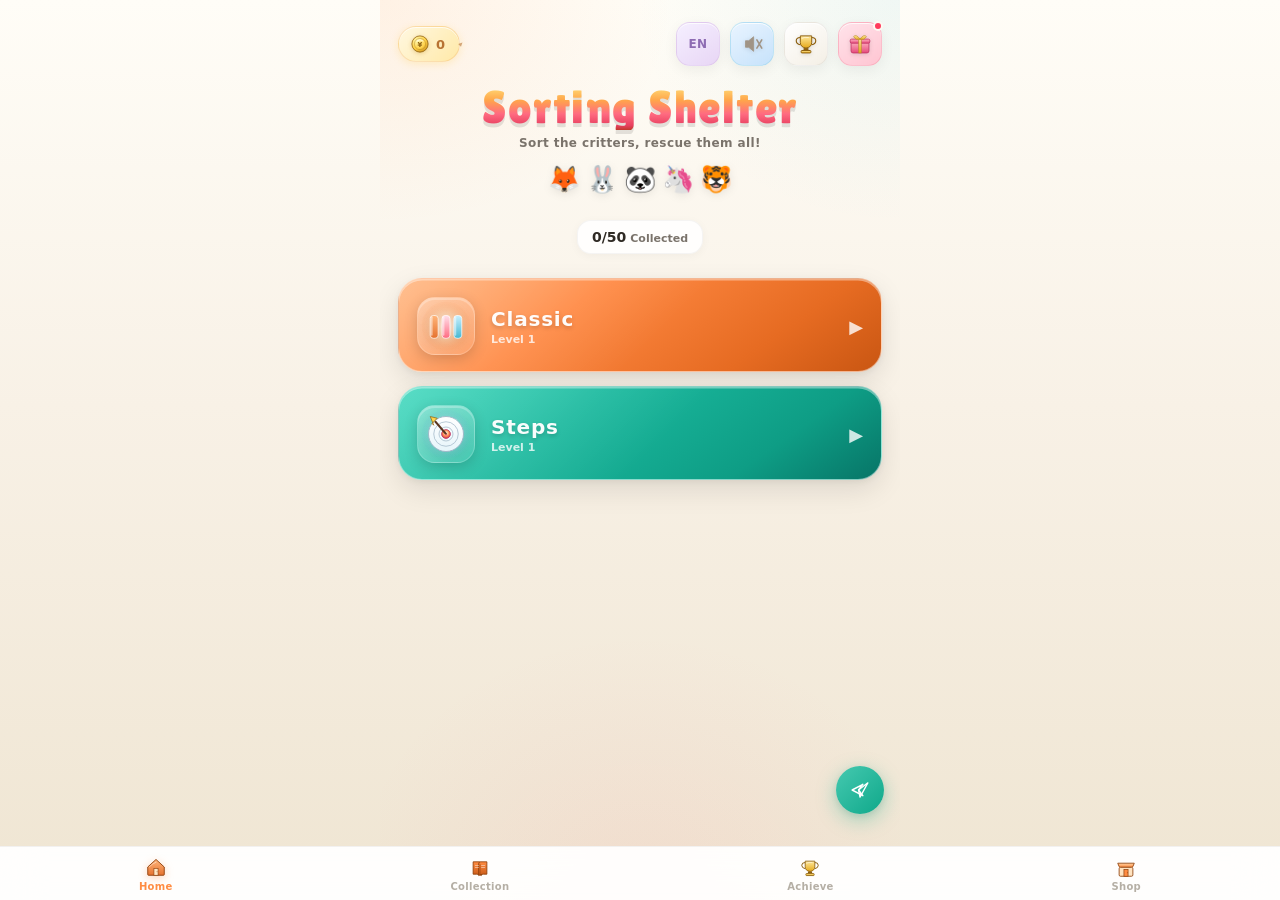
<file: index.html>
<!DOCTYPE html>
<html lang="zh-CN">
<head>
<meta charset="UTF-8">
<meta name="viewport" content="width=device-width, initial-scale=1.0, maximum-scale=1.0, user-scalable=no, viewport-fit=cover">
<meta name="apple-mobile-web-app-capable" content="yes">
<meta name="apple-mobile-web-app-status-bar-style" content="default">
<meta name="theme-color" content="#FDF9F2">
<meta name="description" content="Sorting Shelter Pro — a cozy animal-rescue puzzle. Sort, stack, and free 50 cute critters!">
<title>Sorting Shelter Pro</title>

<link rel="preconnect" href="https://fonts.googleapis.com">
<link rel="preconnect" href="https://fonts.gstatic.com" crossorigin>
<link href="https://fonts.googleapis.com/css2?family=Lilita+One&display=swap" rel="stylesheet">
<link rel="stylesheet" href="css/style.css?v=7">

<link rel="manifest" href="manifest.json">
<!-- Apple touch icon -->
<link rel="apple-touch-icon" href="icons/icon-192.png">
<!-- Favicon SVG -->
<link rel="icon" href="data:image/svg+xml,<svg xmlns='http://www.w3.org/2000/svg' viewBox='0 0 100 100'><text y='.9em' font-size='90'>🐾</text></svg>">

<!-- i18n module (must load before game.js) -->
<script type="module" src="js/i18n.js?v=3"></script>
</head>
<body>

<div id="app">

  <!-- ============ HOME ============ -->
  <div class="page" id="home-page">
    <div class="home-top-bar">
      <div class="home-coin">
        <span class="hc-icon">🪙</span>
        <span id="home-coins">0</span>
      </div>
      <div class="home-actions">
        <div class="home-action lang" id="lang-btn" onclick="setLang(window.LANG() === 'zh' ? 'en' : 'zh')" title="Switch Language">EN</div>
        <div class="home-action bgm" id="bgm-btn" onclick="toggleBGM()" title="Music">🔇</div>
        <div class="home-action" onclick="navTo('achv')" title="Achievements">
          🏅<div class="ha-dot" id="achv-dot-h"></div>
        </div>
        <div class="home-action gift" id="daily-card" onclick="openDaily()" title="Daily reward">
          🎁<div class="ha-dot" id="daily-dot"></div>
        </div>
      </div>
    </div>

    <div class="home-hero">
      <div class="home-title">Sorting Shelter</div>
      <div class="home-subtitle" data-i18n="home_subtitle">Sort the critters, rescue them all!</div>
      <div class="home-pets" aria-hidden="true">
        <span>🦊</span><span>🐰</span><span>🐼</span><span>🦄</span><span>🐯</span>
      </div>
    </div>

    <div class="home-stats">
      <div class="stat-pill"><b id="home-collected">0/50</b><span data-i18n="home_collected">Collected</span></div>
    </div>

    <div class="mode-cards">
      <div class="mode-card classic" onclick="startGame('classic')">
        <div class="mode-card-inner">
          <div class="mode-big-icon">🌿</div>
          <div class="mode-text">
            <div class="mode-name" data-i18n="mode_classic">Classic</div>
            <div class="mode-lvl" id="home-lv-classic">Level 1</div>
          </div>
          <div class="mode-arrow">▶</div>
        </div>
      </div>
      <div class="mode-card steps" onclick="startGame('steps')">
        <div class="mode-card-inner">
          <div class="mode-big-icon">🎯</div>
          <div class="mode-text">
            <div class="mode-name" data-i18n="mode_steps">Steps</div>
            <div class="mode-lvl" id="home-lv-steps">Level 1</div>
          </div>
          <div class="mode-arrow">▶</div>
        </div>
      </div>
    </div>
    <div class="share-fab" onclick="shareGame()" data-i18n-title="home_share_title" title="Share with friends">
      <svg viewBox="0 0 28 28" width="20" height="20" aria-hidden="true">
        <path d="M3 14 L18 6 L12 14 L18 22 Z" fill="none" stroke="#fff" stroke-width="2" stroke-linejoin="round"/>
        <path d="M25 4 L14 24 L12 14 Z" fill="none" stroke="#fff" stroke-width="1.8" stroke-linejoin="round"/>
      </svg>
    </div>
  </div>

  <!-- ============ GAME ============ -->
  <div class="page hidden" id="game-page">
    <div class="g-top">
      <div class="g-back" onclick="backToMenu()">←</div>
      <div class="g-title-area">
        <div class="g-title" id="g-title">Classic</div>
        <div class="g-stars" id="g-stars">☆☆☆</div>
      </div>
      <div class="g-badges">
        <span class="gbdg lv" id="lv-bdg">Lvl 1</span>
        <span class="gbdg mv" id="mv-bdg">0 moves</span>
        <button class="g-shop-btn" onclick="openShop()" title="Shop">🏪</button>
      </div>
    </div>

    <div id="prog-wrap"><div id="prog-trk"><div id="prog-fill"></div></div></div>
    <!-- Steps-mode-only thin segmented bar (red/yellow/green by remaining steps) -->
    <div id="step-bar-wrap" style="display:none">
      <div id="step-bar-trk"><div id="step-bar-fill"></div></div>
      <div id="step-bar-lbl">12 moves left</div>
    </div>

    <div id="tut-banner">
      <div class="tut-guide">🐾</div>
      <div class="tut-content">
        <div class="tut-title" id="tut-title" data-i18n="tut_how_to_play">How to Play</div>
        <div class="tut-desc" id="tut-desc" data-i18n="tut_step1_desc">Sort animals into matching groups of 4!</div>
      </div>
      <button class="tut-skip" onclick="skipTutorial()" data-i18n="tut_skip">Skip</button>
    </div>

    <div id="tube-area"></div>

    <div id="item-bar">
      <button class="itm" id="it-hint" onclick="useHint()"><span class="ic">💡</span><span data-i18n="item_hint">Hint</span><span class="cn" id="cn-hint">0</span></button>
      <button class="itm" id="it-slot" onclick="useExtraSlot()"><span class="ic">📦</span><span data-i18n="item_slot">Extra Slot</span><span class="cn" id="cn-slot">0</span></button>
      <button class="itm" id="it-shuffle" onclick="useShuffle()"><span class="ic">🔀</span><span data-i18n="item_shuffle">Shuffle</span><span class="cn" id="cn-shuffle">0</span></button>
    </div>

    <div id="ctrls">
      <button class="cbtn und" id="btn-u" disabled>↩ Undo</button>
      <button class="cbtn res" id="btn-r" onclick="doReset()">🔄 Reset</button>
    </div>
  </div>

  <!-- ============ COLLECTION ============ -->
  <div class="page hidden" id="coll-page">
    <div class="coll-header">
      <div class="coll-hero-icon">📖</div>
      <div class="coll-title" data-i18n="coll_title">Collection</div>
      <div class="coll-sub" data-i18n="coll_sub">Discover all the animal friends!</div>
      <div class="coll-progress-ring">
        <svg viewBox="0 0 100 100" class="coll-ring-svg">
          <defs>
            <linearGradient id="ringGrad" x1="0%" y1="0%" x2="100%" y2="0%">
              <stop offset="0%" stop-color="#FF8C42"/>
              <stop offset="50%" stop-color="#FF6B81"/>
              <stop offset="100%" stop-color="#45B7D1"/>
            </linearGradient>
          </defs>
          <circle cx="50" cy="50" r="42" class="coll-ring-bg"/>
          <circle cx="50" cy="50" r="42" class="coll-ring-fill" id="coll-ring" stroke-dasharray="0 264"/>
        </svg>
        <div class="coll-ring-text"><span id="coll-found">0</span><small>/50</small></div>
      </div>
    </div>
    <div id="coll-sections"></div>
  </div>

  <!-- ============ ACHIEVEMENTS ============ -->
  <div class="page hidden" id="achv-page">
    <div class="achv-header">
      <div class="achv-title" data-i18n="achv_title">Achievements</div>
      <div class="achv-stats"><span id="achv-count">0</span> / <span id="achv-total">20</span> <span data-i18n="achv_unlocked_fmt" data-i18n-vars='{"done":"0","total":"20"}'>unlocked</span></div>
    </div>
    <div id="achv-list"></div>
  </div>

  <!-- ============ BOTTOM NAV ============ -->
  <div id="nav-bar">
    <div class="nav-item active" data-page="home" onclick="navTo('home')"><span class="ni">🏠</span><span class="nl" data-i18n="nav_home">Home</span></div>
    <div class="nav-item" data-page="coll" onclick="navTo('coll')"><span class="ni">📖</span><span class="nl" data-i18n="nav_collection">Collection</span></div>
    <div class="nav-item" data-page="achv" onclick="navTo('achv')"><span class="ni">🏆</span><span class="nl" data-i18n="nav_achieve">Achieve</span><div class="nav-dot" id="achv-dot"></div></div>
    <div class="nav-item" data-page="shop" onclick="navTo('shop')"><span class="ni">🏪</span><span class="nl" data-i18n="nav_shop">Shop</span></div>
  </div>
</div>

<!-- Achievement unlock popup -->
<div class="ovl" id="achv-o">
  <div class="ovl-card achv-unlock-card">
    <div class="achv-unlock-emoji" id="achv-pop-icon">🏆</div>
    <div class="achv-unlock-badge" id="achv-pop-tier">🥉 Bronze</div>
    <div class="achv-unlock-title" id="achv-pop-title" data-i18n="achv_pop_title">Achievement Unlocked!</div>
    <div class="achv-unlock-desc" id="achv-pop-desc">—</div>
    <div class="achv-unlock-reward">
      <span class="achv-reward-label" data-i18n="achv_reward_label">Reward</span>
      <span class="achv-reward-val" id="achv-pop-reward"></span>
    </div>
    <div class="ovl-btns">
      <button class="ovl-btn pri" onclick="claimAchv()"><span data-i18n="achv_claim">Claim</span> 🎁</button>
      <button class="ovl-btn ads" data-ad-placement="achvDouble" onclick="watchAd('achvDouble')">📺 <span data-i18n="achv_2x">2x Reward</span></button>
    </div>
    <button class="modal-close-btn" onclick="closeAchvPopup()" aria-label="Close">&times;</button>
  </div>
</div>

<!-- New animal popup -->
<div class="new-animal-popup" id="new-animal-popup">
  <div class="new-animal-card">
    <div class="na-header" id="na-header">🔓 New Discovery!</div>
    <div class="na-list" id="na-list"></div>
    <button class="ovl-btn pri" onclick="closeNewAnimal()" data-i18n="coll_awesome">Awesome!</button>
  </div>
</div>

<!-- Win -->
<div class="ovl" id="win-o">
  <div class="ovl-card">
    <div class="ovl-emoji">🎉</div>
    <div class="ovl-title" data-i18n="win_title">All Rescued!</div>
    <div class="ovl-sub" data-i18n="win_sub">The animals are back in the wild!</div>
    <div class="ovl-stars" id="w-stars">⭐⭐⭐</div>
    <div class="ovl-stats-wrap">
      <span class="ovl-stat-pill" id="w-stat-moves"></span>
      <span class="ovl-stat-pill" id="w-stat-lv"></span>
    </div>
    <div class="ovl-coin"><span>🪙</span><span id="w-coins">+44 coins</span></div>
    <div class="ovl-btns">
      <button class="ovl-btn pri"   onclick="nextLevel()">▶ <span data-i18n="win_next">Next Level</span></button>
      <button class="ovl-btn ads" data-ad-placement="doubleReward" onclick="watchAd('doubleReward')">📺 <span data-i18n="win_2x_reward">2x Reward</span></button>
      <button class="ovl-btn share" onclick="shareGame()">📤 <span data-i18n="win_share">Share with Friends</span></button>
      <button class="ovl-btn home"  onclick="backToMenu()">🏠 <span data-i18n="win_home">Home</span></button>
    </div>
  </div>
</div>

<!-- Fail -->
<div class="ovl" id="fail-o">
  <div class="ovl-card fail">
    <div class="ovl-emoji" id="f-emoji">⏰</div>
    <div class="ovl-title" id="f-title" data-i18n="fail_title">Out of Moves!</div>
    <div class="ovl-sub" id="f-sub" data-i18n="fail_sub">The animals are still waiting...</div>
    <div class="ovl-btns">
      <button class="ovl-btn danger" onclick="retryLevel()">🔄 <span data-i18n="fail_retry">Retry</span></button>
      <button class="ovl-btn ads" data-ad-placement="revive" onclick="watchAd('revive')">📺 <span data-i18n="fail_revive">Watch Ad to Revive</span></button>
      <button class="ovl-btn ghost"  onclick="backToMenu()">🏠 <span data-i18n="win_home">Home</span></button>
    </div>
  </div>
</div>

<!-- Shop -->
<div class="ovl" id="shop-o">
  <div class="ovl-card">
    <div class="ovl-emoji">🏪</div>
    <div class="ovl-title" data-i18n="shop_title">Shop</div>
    <div class="shop-coin-header">
      <span class="shop-coin-icon">🪙</span>
      <span class="shop-coin-val" id="shop-coins">0</span>
      <span style="font-size:12px;color:#B87333;font-weight:600" data-i18n="shop_coins">coins</span>
    </div>
    <div class="shop-items">
      <div class="shop-card">
        <div class="shop-icon-wrap"><span class="shop-icon">💡</span></div>
        <div class="shop-card-info">
          <div class="shop-card-name" data-i18n="shop_hint_name">Hint</div>
          <div class="shop-card-desc" data-i18n="shop_hint_desc">Highlight a valid move</div>
          <div class="shop-card-own">📦 <span data-i18n="shop_own">Own</span> <span id="so-hint">0</span></div>
        </div>
        <button class="shop-card-buy" onclick="buyItem('hint')">🪙 90</button>
      </div>
      <div class="shop-card">
        <div class="shop-icon-wrap"><span class="shop-icon">🔀</span></div>
        <div class="shop-card-info">
          <div class="shop-card-name" data-i18n="shop_shuffle_name">Shuffle</div>
          <div class="shop-card-desc" data-i18n="shop_shuffle_desc">Restart this level <b>+5 extra steps</b> (Steps mode)</div>
          <div class="shop-card-own">📦 <span data-i18n="shop_own">Own</span> <span id="so-shuffle">0</span></div>
        </div>
        <button class="shop-card-buy" onclick="buyItem('shuffle')">🪙 150</button>
      </div>
      <div class="shop-card">
        <div class="shop-icon-wrap"><span class="shop-icon">🧪</span></div>
        <div class="shop-card-info">
          <div class="shop-card-name" data-i18n="shop_slot_name">Extra Slot</div>
          <div class="shop-card-desc" data-i18n="shop_slot_desc">Add a small spare tube (+2 cells) to park animals</div>
          <div class="shop-card-own">📦 <span data-i18n="shop_own">Own</span> <span id="so-slot">0</span></div>
        </div>
        <button class="shop-card-buy" onclick="buyItem('slot')">🪙 200</button>
      </div>
    </div>
    <button class="modal-close-btn" onclick="closeShop()" aria-label="Close">&times;</button>
  </div>
</div>

<!-- Daily -->
<div class="ovl" id="daily-o">
  <div class="ovl-card">
    <div class="ovl-emoji">🎁</div>
    <div class="ovl-title" data-i18n="daily_title">Daily Reward</div>
    <div class="daily-streak-bar">
      <span class="ds-fire">🔥</span>
      <span class="ds-txt" id="daily-streak-label">Day 1 Streak</span>
    </div>
    <!-- Loyalty Tier banner — shows when dailyStreak >= 7 -->
    <div id="loyalty-banner" style="display:none"></div>
    <div class="daily-grid" id="daily-grid"></div>
    <div class="ovl-btns">
      <button class="ovl-btn pri"   id="daily-claim-btn" onclick="doDailyClaim()"><span data-i18n="daily_claim">Claim</span> 🎁</button>
      <button class="ovl-btn ads" data-ad-placement="dailyDouble" onclick="watchAd('dailyDouble')">📺 <span data-i18n="daily_2x">2x Claim</span></button>
    </div>
    <button class="modal-close-btn" onclick="closeDaily()" aria-label="Close">&times;</button>
  </div>
</div>

<!-- Collection detail (big card on tap) -->
<div class="ovl" id="coll-detail-o">
  <div class="ovl-card coll-detail-card">
    <div class="cd-emoji" id="cd-emoji">🐾</div>
    <div class="cd-name" id="cd-name">—</div>
    <div class="cd-region" id="cd-region">—</div>
    <div class="cd-desc" id="cd-desc">—</div>
    <div class="cd-sound" id="cd-sound">—</div>
    <div class="cd-stat">
      <span class="cd-stat-icon">🐾</span>
      <span class="cd-stat-val"><b id="cd-rescued">0</b> <span data-i18n="coll_rescued">rescued total</span></span>
    </div>
    <button class="modal-close-btn" onclick="closeCollDetail()" aria-label="Close">&times;</button>
  </div>
</div>

<!-- Coin history detail -->
<div class="ovl" id="coin-o">
  <div class="ovl-card coin-detail-card">
    <div class="coin-d-header">
      <div class="coin-d-emoji">💰</div>
      <div class="coin-d-title" data-i18n="coin_title">Coin History</div>
      <div class="coin-d-balance"><span id="cd-balance">0</span> 🪙</div>
    </div>
    <div class="coin-d-summary" id="coin-d-summary"></div>
    <div class="coin-d-list" id="coin-d-list"></div>
    <button class="modal-close-btn" onclick="closeCoinDetail()" aria-label="Close">&times;</button>
  </div>
</div>


<!-- Register Service Worker -->
<script>
if ('serviceWorker' in navigator) {
  window.addEventListener('load', () => {
    navigator.serviceWorker.register('sw.js?v=4').then(() => {}).catch(() => {});
  });
}
</script>

<!-- CrazyGames SDK — auto-detected when running on CrazyGames, harmless elsewhere -->
<script src="https://sdk.crazygames.com/crazygames-sdk-v3.js"></script>

<script type="module" src="js/game.js?v=24"></script>
</body>
</html>
</file>
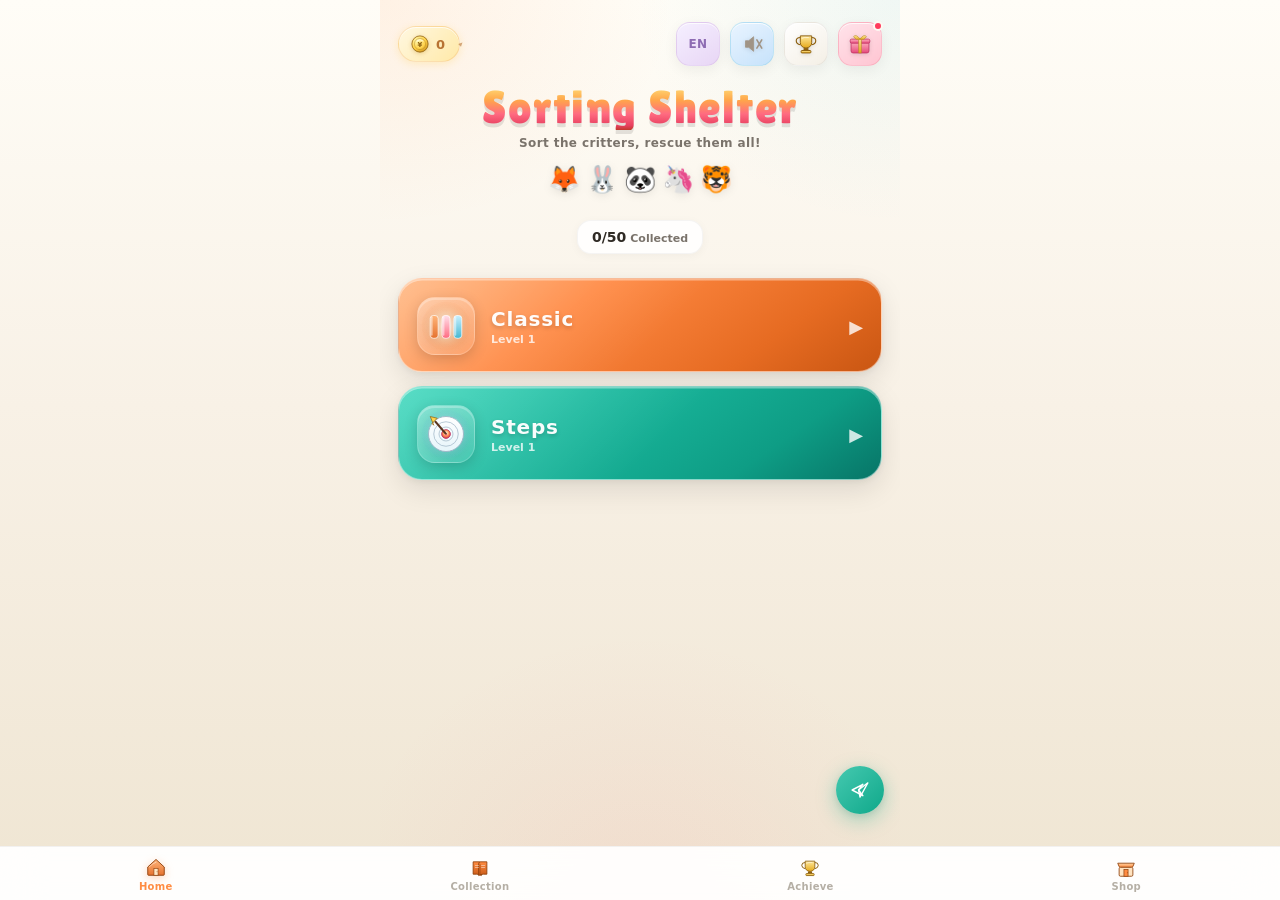
<file: v2/index.html>
<!DOCTYPE html>
<html lang="zh-CN">
<head>
<meta charset="UTF-8">
<meta name="viewport" content="width=device-width, initial-scale=1.0, maximum-scale=1.0, user-scalable=no, viewport-fit=cover">
<meta name="apple-mobile-web-app-capable" content="yes">
<meta name="apple-mobile-web-app-status-bar-style" content="default">
<meta name="theme-color" content="#FDF9F2">
<meta name="description" content="Sorting Shelter Pro — a cozy animal-rescue puzzle. Sort, stack, and free 50 cute critters!">
<title>Sorting Shelter Pro</title>

<link rel="preconnect" href="https://fonts.googleapis.com">
<link rel="preconnect" href="https://fonts.gstatic.com" crossorigin>
<link href="https://fonts.googleapis.com/css2?family=Lilita+One&display=swap" rel="stylesheet">
<link rel="stylesheet" href="css/style.css?v=7">

<link rel="manifest" href="manifest.json">
<!-- Apple touch icon -->
<link rel="apple-touch-icon" href="icons/icon-192.png">
<!-- Favicon SVG -->
<link rel="icon" href="data:image/svg+xml,<svg xmlns='http://www.w3.org/2000/svg' viewBox='0 0 100 100'><text y='.9em' font-size='90'>🐾</text></svg>">

<!-- i18n module (must load before game.js) -->
<script type="module" src="js/i18n.js?v=3"></script>
</head>
<body>

<div id="app">

  <!-- ============ HOME ============ -->
  <div class="page" id="home-page">
    <div class="home-top-bar">
      <div class="home-coin">
        <span class="hc-icon">🪙</span>
        <span id="home-coins">0</span>
      </div>
      <div class="home-actions">
        <div class="home-action lang" id="lang-btn" onclick="setLang(window.LANG() === 'zh' ? 'en' : 'zh')" title="Switch Language">EN</div>
        <div class="home-action bgm" id="bgm-btn" onclick="toggleBGM()" title="Music">🔇</div>
        <div class="home-action" onclick="navTo('achv')" title="Achievements">
          🏅<div class="ha-dot" id="achv-dot-h"></div>
        </div>
        <div class="home-action gift" id="daily-card" onclick="openDaily()" title="Daily reward">
          🎁<div class="ha-dot" id="daily-dot"></div>
        </div>
      </div>
    </div>

    <div class="home-hero">
      <div class="home-title">Sorting Shelter</div>
      <div class="home-subtitle" data-i18n="home_subtitle">Sort the critters, rescue them all!</div>
      <div class="home-pets" aria-hidden="true">
        <span>🦊</span><span>🐰</span><span>🐼</span><span>🦄</span><span>🐯</span>
      </div>
    </div>

    <div class="home-stats">
      <div class="stat-pill"><b id="home-collected">0/50</b><span data-i18n="home_collected">Collected</span></div>
    </div>

    <div class="mode-cards">
      <div class="mode-card classic" onclick="startGame('classic')">
        <div class="mode-card-inner">
          <div class="mode-big-icon">🌿</div>
          <div class="mode-text">
            <div class="mode-name" data-i18n="mode_classic">Classic</div>
            <div class="mode-lvl" id="home-lv-classic">Level 1</div>
          </div>
          <div class="mode-arrow">▶</div>
        </div>
      </div>
      <div class="mode-card steps" onclick="startGame('steps')">
        <div class="mode-card-inner">
          <div class="mode-big-icon">🎯</div>
          <div class="mode-text">
            <div class="mode-name" data-i18n="mode_steps">Steps</div>
            <div class="mode-lvl" id="home-lv-steps">Level 1</div>
          </div>
          <div class="mode-arrow">▶</div>
        </div>
      </div>
    </div>
    <div class="share-fab" onclick="shareGame()" data-i18n-title="home_share_title" title="Share with friends">
      <svg viewBox="0 0 28 28" width="20" height="20" aria-hidden="true">
        <path d="M3 14 L18 6 L12 14 L18 22 Z" fill="none" stroke="#fff" stroke-width="2" stroke-linejoin="round"/>
        <path d="M25 4 L14 24 L12 14 Z" fill="none" stroke="#fff" stroke-width="1.8" stroke-linejoin="round"/>
      </svg>
    </div>
  </div>

  <!-- ============ GAME ============ -->
  <div class="page hidden" id="game-page">
    <div class="g-top">
      <div class="g-back" onclick="backToMenu()">←</div>
      <div class="g-title-area">
        <div class="g-title" id="g-title">Classic</div>
        <div class="g-stars" id="g-stars">☆☆☆</div>
      </div>
      <div class="g-badges">
        <span class="gbdg lv" id="lv-bdg">Lvl 1</span>
        <span class="gbdg mv" id="mv-bdg">0 moves</span>
        <button class="g-shop-btn" onclick="openShop()" title="Shop">🏪</button>
      </div>
    </div>

    <div id="prog-wrap"><div id="prog-trk"><div id="prog-fill"></div></div></div>
    <!-- Steps-mode-only thin segmented bar (red/yellow/green by remaining steps) -->
    <div id="step-bar-wrap" style="display:none">
      <div id="step-bar-trk"><div id="step-bar-fill"></div></div>
      <div id="step-bar-lbl">12 moves left</div>
    </div>

    <div id="tut-banner">
      <div class="tut-guide">🐾</div>
      <div class="tut-content">
        <div class="tut-title" id="tut-title" data-i18n="tut_how_to_play">How to Play</div>
        <div class="tut-desc" id="tut-desc" data-i18n="tut_step1_desc">Sort animals into matching groups of 4!</div>
      </div>
      <button class="tut-skip" onclick="skipTutorial()" data-i18n="tut_skip">Skip</button>
    </div>

    <div id="tube-area"></div>

    <div id="item-bar">
      <button class="itm" id="it-hint" onclick="useHint()"><span class="ic">💡</span><span data-i18n="item_hint">Hint</span><span class="cn" id="cn-hint">0</span></button>
      <button class="itm" id="it-slot" onclick="useExtraSlot()"><span class="ic">📦</span><span data-i18n="item_slot">Extra Slot</span><span class="cn" id="cn-slot">0</span></button>
      <button class="itm" id="it-shuffle" onclick="useShuffle()"><span class="ic">🔀</span><span data-i18n="item_shuffle">Shuffle</span><span class="cn" id="cn-shuffle">0</span></button>
    </div>

    <div id="ctrls">
      <button class="cbtn und" id="btn-u" disabled>↩ Undo</button>
      <button class="cbtn res" id="btn-r" onclick="doReset()">🔄 Reset</button>
    </div>
  </div>

  <!-- ============ COLLECTION ============ -->
  <div class="page hidden" id="coll-page">
    <div class="coll-header">
      <div class="coll-hero-icon">📖</div>
      <div class="coll-title" data-i18n="coll_title">Collection</div>
      <div class="coll-sub" data-i18n="coll_sub">Discover all the animal friends!</div>
      <div class="coll-progress-ring">
        <svg viewBox="0 0 100 100" class="coll-ring-svg">
          <defs>
            <linearGradient id="ringGrad" x1="0%" y1="0%" x2="100%" y2="0%">
              <stop offset="0%" stop-color="#FF8C42"/>
              <stop offset="50%" stop-color="#FF6B81"/>
              <stop offset="100%" stop-color="#45B7D1"/>
            </linearGradient>
          </defs>
          <circle cx="50" cy="50" r="42" class="coll-ring-bg"/>
          <circle cx="50" cy="50" r="42" class="coll-ring-fill" id="coll-ring" stroke-dasharray="0 264"/>
        </svg>
        <div class="coll-ring-text"><span id="coll-found">0</span><small>/50</small></div>
      </div>
    </div>
    <div id="coll-sections"></div>
  </div>

  <!-- ============ ACHIEVEMENTS ============ -->
  <div class="page hidden" id="achv-page">
    <div class="achv-header">
      <div class="achv-title" data-i18n="achv_title">Achievements</div>
      <div class="achv-stats"><span id="achv-count">0</span> / <span id="achv-total">20</span> <span data-i18n="achv_unlocked_fmt" data-i18n-vars='{"done":"0","total":"20"}'>unlocked</span></div>
    </div>
    <div id="achv-list"></div>
  </div>

  <!-- ============ BOTTOM NAV ============ -->
  <div id="nav-bar">
    <div class="nav-item active" data-page="home" onclick="navTo('home')"><span class="ni">🏠</span><span class="nl" data-i18n="nav_home">Home</span></div>
    <div class="nav-item" data-page="coll" onclick="navTo('coll')"><span class="ni">📖</span><span class="nl" data-i18n="nav_collection">Collection</span></div>
    <div class="nav-item" data-page="achv" onclick="navTo('achv')"><span class="ni">🏆</span><span class="nl" data-i18n="nav_achieve">Achieve</span><div class="nav-dot" id="achv-dot"></div></div>
    <div class="nav-item" data-page="shop" onclick="navTo('shop')"><span class="ni">🏪</span><span class="nl" data-i18n="nav_shop">Shop</span></div>
  </div>
</div>

<!-- Achievement unlock popup -->
<div class="ovl" id="achv-o">
  <div class="ovl-card achv-unlock-card">
    <div class="achv-unlock-emoji" id="achv-pop-icon">🏆</div>
    <div class="achv-unlock-badge" id="achv-pop-tier">🥉 Bronze</div>
    <div class="achv-unlock-title" id="achv-pop-title" data-i18n="achv_pop_title">Achievement Unlocked!</div>
    <div class="achv-unlock-desc" id="achv-pop-desc">—</div>
    <div class="achv-unlock-reward">
      <span class="achv-reward-label" data-i18n="achv_reward_label">Reward</span>
      <span class="achv-reward-val" id="achv-pop-reward"></span>
    </div>
    <div class="ovl-btns">
      <button class="ovl-btn pri" onclick="claimAchv()"><span data-i18n="achv_claim">Claim</span> 🎁</button>
      <button class="ovl-btn ads" data-ad-placement="achvDouble" onclick="watchAd('achvDouble')">📺 <span data-i18n="achv_2x">2x Reward</span></button>
    </div>
    <button class="modal-close-btn" onclick="closeAchvPopup()" aria-label="Close">&times;</button>
  </div>
</div>

<!-- New animal popup -->
<div class="new-animal-popup" id="new-animal-popup">
  <div class="new-animal-card">
    <div class="na-header" id="na-header">🔓 New Discovery!</div>
    <div class="na-list" id="na-list"></div>
    <button class="ovl-btn pri" onclick="closeNewAnimal()" data-i18n="coll_awesome">Awesome!</button>
  </div>
</div>

<!-- Win -->
<div class="ovl" id="win-o">
  <div class="ovl-card">
    <div class="ovl-emoji">🎉</div>
    <div class="ovl-title" data-i18n="win_title">All Rescued!</div>
    <div class="ovl-sub" data-i18n="win_sub">The animals are back in the wild!</div>
    <div class="ovl-stars" id="w-stars">⭐⭐⭐</div>
    <div class="ovl-stats-wrap">
      <span class="ovl-stat-pill" id="w-stat-moves"></span>
      <span class="ovl-stat-pill" id="w-stat-lv"></span>
    </div>
    <div class="ovl-coin"><span>🪙</span><span id="w-coins">+44 coins</span></div>
    <div class="ovl-btns">
      <button class="ovl-btn pri"   onclick="nextLevel()">▶ <span data-i18n="win_next">Next Level</span></button>
      <button class="ovl-btn ads" data-ad-placement="doubleReward" onclick="watchAd('doubleReward')">📺 <span data-i18n="win_2x_reward">2x Reward</span></button>
      <button class="ovl-btn share" onclick="shareGame()">📤 <span data-i18n="win_share">Share with Friends</span></button>
      <button class="ovl-btn home"  onclick="backToMenu()">🏠 <span data-i18n="win_home">Home</span></button>
    </div>
  </div>
</div>

<!-- Fail -->
<div class="ovl" id="fail-o">
  <div class="ovl-card fail">
    <div class="ovl-emoji" id="f-emoji">⏰</div>
    <div class="ovl-title" id="f-title" data-i18n="fail_title">Out of Moves!</div>
    <div class="ovl-sub" id="f-sub" data-i18n="fail_sub">The animals are still waiting...</div>
    <div class="ovl-btns">
      <button class="ovl-btn danger" onclick="retryLevel()">🔄 <span data-i18n="fail_retry">Retry</span></button>
      <button class="ovl-btn ads" data-ad-placement="revive" onclick="watchAd('revive')">📺 <span data-i18n="fail_revive">Watch Ad to Revive</span></button>
      <button class="ovl-btn ghost"  onclick="backToMenu()">🏠 <span data-i18n="win_home">Home</span></button>
    </div>
  </div>
</div>

<!-- Shop -->
<div class="ovl" id="shop-o">
  <div class="ovl-card">
    <div class="ovl-emoji">🏪</div>
    <div class="ovl-title" data-i18n="shop_title">Shop</div>
    <div class="shop-coin-header">
      <span class="shop-coin-icon">🪙</span>
      <span class="shop-coin-val" id="shop-coins">0</span>
      <span style="font-size:12px;color:#B87333;font-weight:600" data-i18n="shop_coins">coins</span>
    </div>
    <div class="shop-items">
      <div class="shop-card">
        <div class="shop-icon-wrap"><span class="shop-icon">💡</span></div>
        <div class="shop-card-info">
          <div class="shop-card-name" data-i18n="shop_hint_name">Hint</div>
          <div class="shop-card-desc" data-i18n="shop_hint_desc">Highlight a valid move</div>
          <div class="shop-card-own">📦 <span data-i18n="shop_own">Own</span> <span id="so-hint">0</span></div>
        </div>
        <button class="shop-card-buy" onclick="buyItem('hint')">🪙 90</button>
      </div>
      <div class="shop-card">
        <div class="shop-icon-wrap"><span class="shop-icon">🔀</span></div>
        <div class="shop-card-info">
          <div class="shop-card-name" data-i18n="shop_shuffle_name">Shuffle</div>
          <div class="shop-card-desc" data-i18n="shop_shuffle_desc">Restart this level <b>+5 extra steps</b> (Steps mode)</div>
          <div class="shop-card-own">📦 <span data-i18n="shop_own">Own</span> <span id="so-shuffle">0</span></div>
        </div>
        <button class="shop-card-buy" onclick="buyItem('shuffle')">🪙 150</button>
      </div>
      <div class="shop-card">
        <div class="shop-icon-wrap"><span class="shop-icon">🧪</span></div>
        <div class="shop-card-info">
          <div class="shop-card-name" data-i18n="shop_slot_name">Extra Slot</div>
          <div class="shop-card-desc" data-i18n="shop_slot_desc">Add a small spare tube (+2 cells) to park animals</div>
          <div class="shop-card-own">📦 <span data-i18n="shop_own">Own</span> <span id="so-slot">0</span></div>
        </div>
        <button class="shop-card-buy" onclick="buyItem('slot')">🪙 200</button>
      </div>
    </div>
    <button class="modal-close-btn" onclick="closeShop()" aria-label="Close">&times;</button>
  </div>
</div>

<!-- Daily -->
<div class="ovl" id="daily-o">
  <div class="ovl-card">
    <div class="ovl-emoji">🎁</div>
    <div class="ovl-title" data-i18n="daily_title">Daily Reward</div>
    <div class="daily-streak-bar">
      <span class="ds-fire">🔥</span>
      <span class="ds-txt" id="daily-streak-label">Day 1 Streak</span>
    </div>
    <!-- Loyalty Tier banner — shows when dailyStreak >= 7 -->
    <div id="loyalty-banner" style="display:none"></div>
    <div class="daily-grid" id="daily-grid"></div>
    <div class="ovl-btns">
      <button class="ovl-btn pri"   id="daily-claim-btn" onclick="doDailyClaim()"><span data-i18n="daily_claim">Claim</span> 🎁</button>
      <button class="ovl-btn ads" data-ad-placement="dailyDouble" onclick="watchAd('dailyDouble')">📺 <span data-i18n="daily_2x">2x Claim</span></button>
    </div>
    <button class="modal-close-btn" onclick="closeDaily()" aria-label="Close">&times;</button>
  </div>
</div>

<!-- Collection detail (big card on tap) -->
<div class="ovl" id="coll-detail-o">
  <div class="ovl-card coll-detail-card">
    <div class="cd-emoji" id="cd-emoji">🐾</div>
    <div class="cd-name" id="cd-name">—</div>
    <div class="cd-region" id="cd-region">—</div>
    <div class="cd-desc" id="cd-desc">—</div>
    <div class="cd-sound" id="cd-sound">—</div>
    <div class="cd-stat">
      <span class="cd-stat-icon">🐾</span>
      <span class="cd-stat-val"><b id="cd-rescued">0</b> <span data-i18n="coll_rescued">rescued total</span></span>
    </div>
    <button class="modal-close-btn" onclick="closeCollDetail()" aria-label="Close">&times;</button>
  </div>
</div>

<!-- Coin history detail -->
<div class="ovl" id="coin-o">
  <div class="ovl-card coin-detail-card">
    <div class="coin-d-header">
      <div class="coin-d-emoji">💰</div>
      <div class="coin-d-title" data-i18n="coin_title">Coin History</div>
      <div class="coin-d-balance"><span id="cd-balance">0</span> 🪙</div>
    </div>
    <div class="coin-d-summary" id="coin-d-summary"></div>
    <div class="coin-d-list" id="coin-d-list"></div>
    <button class="modal-close-btn" onclick="closeCoinDetail()" aria-label="Close">&times;</button>
  </div>
</div>


<!-- Register Service Worker -->
<script>
if ('serviceWorker' in navigator) {
  window.addEventListener('load', () => {
    navigator.serviceWorker.register('sw.js').then(() => {}).catch(() => {});
  });
}
</script>

<script type="module" src="js/game.js?v=23"></script>
</body>
</html>
</file>
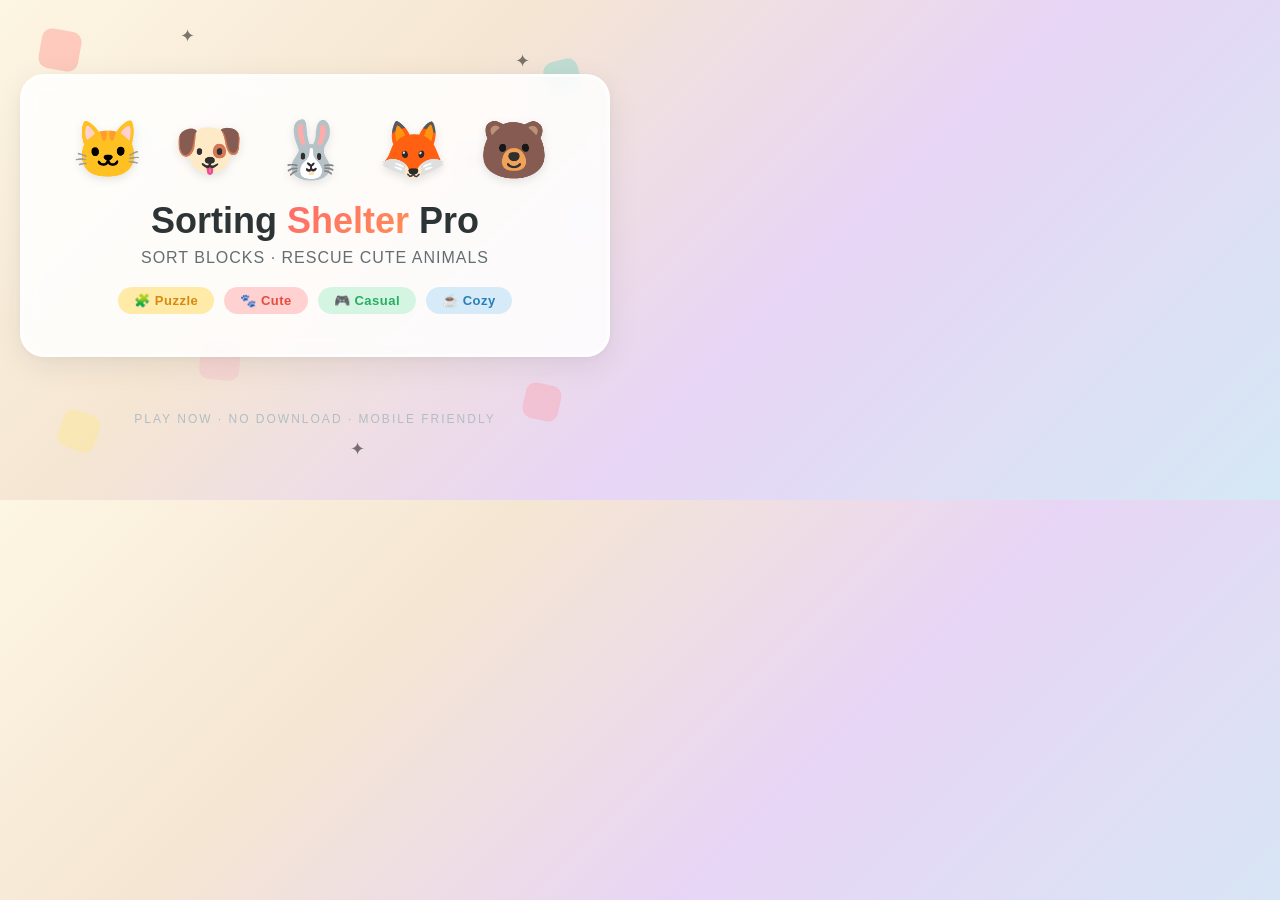
<file: cover.html>
<!DOCTYPE html>
<html lang="en">
<head>
<meta charset="UTF-8">
<meta name="viewport" content="width=630, initial-scale=1.0">
<style>
  * { margin: 0; padding: 0; box-sizing: border-box; }
  body {
    width: 630px; height: 500px;
    background: linear-gradient(135deg, #FDF6E3 0%, #F5E6D3 30%, #E8D5F5 60%, #D5E8F5 100%);
    display: flex; flex-direction: column; align-items: center; justify-content: center;
    font-family: -apple-system, BlinkMacSystemFont, "Segoe UI", sans-serif;
    overflow: hidden;
    position: relative;
  }

  /* Background puzzle pieces */
  .bg-block {
    position: absolute;
    border-radius: 10px;
    opacity: 0.3;
  }
  .bg-block:nth-child(1) { width:40px; height:40px; background:#FF6B6B; top:30px; left:40px; transform:rotate(10deg); }
  .bg-block:nth-child(2) { width:35px; height:35px; background:#4ECDC4; top:60px; right:50px; transform:rotate(-15deg); }
  .bg-block:nth-child(3) { width:38px; height:38px; background:#FFE66D; bottom:50px; left:60px; transform:rotate(20deg); }
  .bg-block:nth-child(4) { width:42px; height:42px; background:#A8E6CF; top:120px; left:110px; transform:rotate(-8deg); }
  .bg-block:nth-child(5) { width:36px; height:36px; background:#FF8B94; bottom:80px; right:70px; transform:rotate(12deg); }
  .bg-block:nth-child(6) { width:34px; height:34px; background:#B8D4F5; top:200px; right:30px; transform:rotate(-20deg); }
  .bg-block:nth-child(7) { width:40px; height:40px; background:#F8B4C8; bottom:120px; left:200px; transform:rotate(5deg); }

  /* Stars */
  .star {
    position: absolute;
    font-size: 18px;
    opacity: 0.5;
  }
  .star:nth-child(8) { top:25px; left:180px; }
  .star:nth-child(9) { top:50px; right:100px; }
  .star:nth-child(10) { bottom:40px; left:350px; }
  .star:nth-child(11) { top:150px; right:150px; }

  /* Main card */
  .card {
    background: rgba(255,255,255,0.85);
    backdrop-filter: blur(10px);
    border-radius: 24px;
    padding: 40px 50px;
    box-shadow: 0 8px 32px rgba(0,0,0,0.08), 0 2px 8px rgba(0,0,0,0.04);
    text-align: center;
    position: relative;
    z-index: 1;
    border: 3px solid rgba(255,255,255,0.6);
  }

  /* Animals row */
  .animals {
    font-size: 56px;
    letter-spacing: 8px;
    margin-bottom: 16px;
    filter: drop-shadow(0 3px 4px rgba(0,0,0,0.1));
  }

  h1 {
    font-size: 36px;
    font-weight: 800;
    color: #2D3436;
    line-height: 1.2;
    margin-bottom: 6px;
  }

  h1 span {
    background: linear-gradient(135deg, #FF6B6B, #FF8E53);
    -webkit-background-clip: text;
    -webkit-text-fill-color: transparent;
    background-clip: text;
  }

  .subtitle {
    font-size: 16px;
    color: #636E72;
    margin-bottom: 20px;
    letter-spacing: 1px;
  }

  .pills {
    display: flex; gap: 10px; justify-content: center; flex-wrap: wrap;
  }
  .pill {
    padding: 6px 16px;
    border-radius: 20px;
    font-size: 13px;
    font-weight: 600;
    letter-spacing: 0.5px;
  }
  .pill-puzzle { background: #FFEAA7; color: #D68910; }
  .pill-cute { background: #FFD1D1; color: #E74C3C; }
  .pill-casual { background: #D5F5E3; color: #27AE60; }
  .pill-cozy { background: #D6EAF8; color: #2980B9; }

  /* Bottom bar */
  .bottom-bar {
    margin-top: 55px;
    font-size: 12px;
    color: #B2BEC3;
    letter-spacing: 2px;
    position: relative;
    z-index: 1;
  }
</style>
</head>
<body>
<div class="bg-block"></div><div class="bg-block"></div><div class="bg-block"></div>
<div class="bg-block"></div><div class="bg-block"></div><div class="bg-block"></div>
<div class="bg-block"></div>
<div class="star">✦</div><div class="star">✦</div><div class="star">✦</div><div class="star">✦</div>

<div class="card">
  <div class="animals">🐱 🐶 🐰 🦊 🐻</div>
  <h1>Sorting <span>Shelter</span> Pro</h1>
  <div class="subtitle">SORT BLOCKS · RESCUE CUTE ANIMALS</div>
  <div class="pills">
    <span class="pill pill-puzzle">🧩 Puzzle</span>
    <span class="pill pill-cute">🐾 Cute</span>
    <span class="pill pill-casual">🎮 Casual</span>
    <span class="pill pill-cozy">☕ Cozy</span>
  </div>
</div>

<div class="bottom-bar">PLAY NOW · NO DOWNLOAD · MOBILE FRIENDLY</div>
</body>
</html>
</file>
<file: css/style.css>
/* ==========================================================================
   Sorting Shelter Pro v2 — Stylesheet
   Design principles vs v1:
   - Single, calm pastel surface; no dueling color palettes between pages
   - Tubes get a real "glass" treatment (gradient + inner shadow + base)
   - Animal cells are themed circular medallions, not generic emoji-on-white
   - No always-on bg-twinkle / float / pulseDot fighting for the GPU
   - Major animations have a `.paused` opt-out so the tab-switch saves battery
   - Reduced motion friendly
   ========================================================================== */

:root {
  /* Surface */
  --bg-base: #FDF9F2;
  --bg-grad-1: #FFFDF7;
  --bg-grad-2: #F8F1E6;
  --bg-grad-3: #EFE5D2;
  --card:    #FFFFFF;
  --text:    #2F2A24;
  --text2:   #7A736B;
  --text3:   #B5AFA5;
  /* Accents */
  --orange:  #FF8C42;
  --orange2: #FFB57A;
  --pink:    #FF6B81;
  --green:   #2EC4B6;
  --blue:    #45B7D1;
  --gold:    #FFD66E;
  /* Surfaces */
  --shadow:    0 2px 12px rgba(0,0,0,.06);
  --shadow-lg: 0 8px 32px rgba(0,0,0,.10);
  --radius:    18px;
  --radius-sm: 12px;
  /* Tubes */
  --tube-w: 64px;
  --tube-h: 168px;
  --cell-h: 34px;
  /* Animation flag */
  --anim-state: running;
}
html.paused, html.paused * { animation-play-state: paused !important; }
@media (prefers-reduced-motion: reduce) {
  *, *::before, *::after {
    animation-duration: .001s !important;
    animation-iteration-count: 1 !important;
    transition-duration: .1s !important;
  }
}

*, *::before, *::after { margin:0; padding:0; box-sizing:border-box; }
html, body {
  width:100%; height:100%; overflow:hidden;
  background:var(--bg-base);
  font-family: -apple-system, 'PingFang SC', 'Microsoft YaHei', system-ui, sans-serif;
  touch-action: manipulation;
  -webkit-tap-highlight-color: transparent;
  -webkit-user-select:none; user-select:none; -webkit-touch-callout:none;
  color: var(--text);
}

#app {
  width:100%; height:100%; max-width:520px; margin:0 auto;
  display:flex; flex-direction:column; position:relative; overflow:hidden;
  background:linear-gradient(180deg, var(--bg-grad-1) 0%, var(--bg-grad-2) 45%, var(--bg-grad-3) 100%);
}

/* Pages share the same canvas; no special background per page anymore */
.page { position:absolute; inset:0; z-index:50;
  display:flex; flex-direction:column;
  transition:transform .35s cubic-bezier(.4,0,.2,1), opacity .3s ease; }
.page.hidden { transform:translateY(8px); opacity:0; pointer-events:none; }

/* ===== BOTTOM NAV ===== */
#nav-bar { position:absolute; bottom:0; left:0; width:100%; z-index:60; display:flex;
  background:rgba(255,255,255,.94);
  backdrop-filter:blur(20px); -webkit-backdrop-filter:blur(20px);
  border-top:1px solid rgba(0,0,0,.05);
  padding:6px 0 calc(env(safe-area-inset-bottom,8px) + 4px);
  justify-content:space-around; }
.nav-item { display:flex; flex-direction:column; align-items:center; gap:2px; cursor:pointer;
  padding:4px 12px; color:var(--text3); transition:color .2s; position:relative; }
.nav-item.active { color:var(--orange); }
.nav-item .ni { font-size:22px; line-height:1; }
.nav-item .nl { font-size:10px; font-weight:700; letter-spacing:.3px; }
.nav-dot { position:absolute; top:2px; right:calc(50% - 20px); width:7px; height:7px;
  background:var(--pink); border-radius:50%; border:2px solid #fff; display:none; }
.nav-dot.show { display:block; }

/* ===== HOME ===== */
#home-page { padding:14px 18px 96px; gap:0; overflow-y:auto; overflow-x:hidden; }
#home-page::before {
  content:''; position:absolute; inset:0; z-index:0; pointer-events:none;
  background:
    radial-gradient(420px 320px at 0% 0%, rgba(255,140,66,.10), transparent 70%),
    radial-gradient(380px 320px at 100% 0%, rgba(69,183,209,.08), transparent 70%),
    radial-gradient(420px 380px at 50% 100%, rgba(255,107,129,.08), transparent 70%);
}

.home-top-bar { position:relative; z-index:10; width:100%;
  display:flex; justify-content:space-between; align-items:center; margin-top:8px; }
.home-coin { display:flex; align-items:center; gap:6px;
  background:linear-gradient(135deg,#FFF8E1,#FFE9A8);
  border:1.5px solid rgba(230,126,34,.18);
  color:#B87333; font-weight:800;
  padding:7px 14px 7px 11px; border-radius:18px;
  box-shadow:0 2px 8px rgba(255,193,7,.18), inset 0 1px 0 rgba(255,255,255,.7);
  font-size:13px; letter-spacing:.3px; }
.home-coin .hc-icon { width:20px; height:20px; line-height:0; display:inline-flex; align-items:center; justify-content:center; }
.home-coin .hc-icon svg { display:block; filter:drop-shadow(0 1.5px 2px rgba(180,120,0,.3)); }
.home-actions { display:flex; gap:10px; }
.home-action { width:44px; height:44px; border-radius:14px;
  display:flex; align-items:center; justify-content:center;
  font-size:22px; cursor:pointer; position:relative;
  background:linear-gradient(145deg,#FFF,#F4EFE5);
  border:1.5px solid rgba(0,0,0,.05);
  box-shadow:0 4px 14px rgba(0,0,0,.06), inset 0 1px 0 rgba(255,255,255,.8);
  transition:transform .15s; }
.home-action:active { transform:scale(.92); }
.home-action.gift { background:linear-gradient(145deg,#FFE3EA,#FFC5D2); border-color:rgba(232,64,96,.18); }
.home-action.gift.claimed { opacity:.45; }
.ha-dot { position:absolute; top:-2px; right:-2px; width:10px; height:10px;
  background:#FF3B5C; border-radius:50%; border:2.5px solid #FDF9F2; display:none; }
.ha-dot.show { display:block; }

/* Hero */
.home-hero { text-align:center; position:relative; z-index:5; margin:18px 0 8px; }
.home-title {
  font-family:'Lilita One',cursive; font-size:46px; letter-spacing:1.5px; line-height:1;
  background:linear-gradient(180deg,#FFE680 0%,#FFA64A 35%,#FF6B81 65%,#E84060 90%,#C0392B 100%);
  -webkit-background-clip:text; -webkit-text-fill-color:transparent; background-clip:text;
  filter:drop-shadow(0 4px 0 rgba(0,0,0,.10));
}
.home-subtitle { color:var(--text2); font-size:12px; margin-top:6px; letter-spacing:.4px; font-weight:600; }
.home-pets { display:flex; justify-content:center; gap:6px; margin-top:14px; font-size:26px;
  filter:drop-shadow(0 2px 4px rgba(0,0,0,.08)); }
.home-pets span { display:inline-block; animation:bob 3s ease-in-out infinite; }
.home-pets span:nth-child(2){ animation-delay:.2s }
.home-pets span:nth-child(3){ animation-delay:.4s }
.home-pets span:nth-child(4){ animation-delay:.6s }
.home-pets span:nth-child(5){ animation-delay:.8s }
@keyframes bob { 0%,100%{transform:translateY(0)} 50%{transform:translateY(-6px)} }

/* Stats row */
.home-stats { display:flex; gap:10px; justify-content:center; margin:18px 0 16px; position:relative; z-index:5; }
.stat-pill { background:rgba(255,255,255,.85);
  border:1.5px solid rgba(0,0,0,.04);
  border-radius:14px; padding:8px 14px;
  font-size:11px; font-weight:700; color:var(--text2);
  box-shadow:0 2px 10px rgba(0,0,0,.04); }
.stat-pill b { color:var(--text); font-size:14px; margin-right:4px; }

/* Share FAB — bottom-right floating action button */
.share-fab { width:48px; height:48px; border-radius:50%;
  background:linear-gradient(135deg,#45C9B0,#0FA88A);
  box-shadow:0 6px 20px rgba(15,168,138,.35), 0 2px 6px rgba(0,0,0,.08);
  position:absolute; bottom:86px; right:16px; z-index:8;
  display:flex; align-items:center; justify-content:center; cursor:pointer;
  transition:transform .25s cubic-bezier(.34,1.56,.64,1), box-shadow .25s;
  animation:fabBounceIn .6s ease-out forwards, fabFloat 3s ease-in-out infinite, fabGlow 2s ease-in-out infinite; }
.share-fab:active { transform:scale(.88);
  box-shadow:0 3px 10px rgba(15,168,138,.25); }
.share-fab:hover { transform:scale(1.12) translateY(-3px); }
@keyframes fabBounceIn {
  0%   { opacity:0; transform:scale(.4) translateY(30px); }
  60%  { opacity:1; transform:scale(1.12) translateY(-8px); }
  80%  { transform:scale(.94) translateY(3px); }
  100% { transform:scale(1) translateY(0); }
}
@keyframes fabFloat {
  0%,100% { transform:translateY(0); }
  50%     { transform:translateY(-5px); }
}
@keyframes fabGlow {
  0%,100% { box-shadow:0 6px 20px rgba(15,168,138,.35), 0 2px 6px rgba(0,0,0,.08); }
  50%     { box-shadow:0 8px 28px rgba(15,168,138,.55), 0 4px 10px rgba(0,0,0,.12),
               0 0 18px rgba(69,201,176,.25); }
}

/* Mode cards */
.mode-cards { display:flex; flex-direction:column; gap:14px; width:100%;
  position:relative; z-index:5; margin-top:8px; }
.mode-card { border-radius:24px; padding:0; cursor:pointer;
  transition:transform .25s cubic-bezier(.34,1.56,.64,1), box-shadow .25s;
  position:relative; overflow:hidden;
  border:1.5px solid rgba(255,255,255,.5);
  box-shadow:0 10px 28px rgba(0,0,0,.10), 0 2px 6px rgba(0,0,0,.05),
    inset 0 1.5px 0 rgba(255,255,255,.4);
}
.mode-card:active { transform:scale(.97); }
.mode-card.classic { background:linear-gradient(145deg,#FFB075 0%,#FF8943 35%,#E66B22 75%,#C95612 100%); }
.mode-card.steps   { background:linear-gradient(145deg,#30D5B8 0%,#1BB99E 35%,#0E9D85 75%,#077567 100%); }
.mode-card::after {
  content:''; position:absolute; inset:0; pointer-events:none;
  background:linear-gradient(135deg,rgba(255,255,255,.20) 0%,transparent 55%);
}
.mode-card-inner { display:flex; align-items:center; gap:16px;
  padding:18px 18px 16px; position:relative; z-index:1; }
.mode-big-icon { font-size:38px; width:58px; height:58px; border-radius:18px;
  background:linear-gradient(145deg,rgba(255,255,255,.32),rgba(255,255,255,.08));
  display:flex; align-items:center; justify-content:center;
  box-shadow:0 4px 14px rgba(0,0,0,.16), inset 0 2px 0 rgba(255,255,255,.25);
  border:1.5px solid rgba(255,255,255,.18); }
.mode-text { flex:1; }
.mode-name { font-size:20px; font-weight:900; letter-spacing:.8px;
  color:rgba(255,255,255,.97); text-shadow:0 2px 4px rgba(0,0,0,.18); }
.mode-lvl { font-size:11px; font-weight:700; color:rgba(255,255,255,.78); margin-top:2px; }
.mode-arrow { font-size:18px; color:rgba(255,255,255,.8); }



/* ===== GAME PAGE ===== */
#game-page { padding-bottom:calc(70px + env(safe-area-inset-bottom,0)); }

.g-top { padding:max(10px, env(safe-area-inset-top,10px)) 14px 8px;
  display:flex; align-items:center; gap:8px;
  background:linear-gradient(180deg,rgba(255,255,255,.85),rgba(255,255,255,.4));
  backdrop-filter:blur(16px); -webkit-backdrop-filter:blur(16px);
  border-bottom:1px solid rgba(0,0,0,.04);
  position:relative; z-index:20; }
.g-back { width:38px; height:38px; border-radius:14px; background:rgba(255,255,255,.92);
  box-shadow:0 3px 12px rgba(0,0,0,.06), inset 0 1px 0 rgba(255,255,255,.9);
  color:#5d5953; font-size:18px; cursor:pointer;
  display:flex; align-items:center; justify-content:center; flex-shrink:0;
  transition:transform .15s; border:1px solid rgba(0,0,0,.05); }
.g-back:active { transform:scale(.9); }
.g-title-area { flex:1; display:flex; flex-direction:column; align-items:center; gap:2px; min-width:0; }
.g-title { color:var(--text); font-size:15px; font-weight:900; letter-spacing:.5px; }
.g-stars { font-size:15px; letter-spacing:2px; filter:drop-shadow(0 1px 2px rgba(255,200,0,.5)); }
.g-badges { display:flex; gap:5px; align-items:center; flex-wrap:wrap; justify-content:flex-end; }
.gbdg { padding:4px 10px; border-radius:10px; font-size:10.5px; font-weight:800;
  letter-spacing:.3px; box-shadow:0 2px 6px rgba(0,0,0,.06); white-space:nowrap; }
.gbdg.lv { background:linear-gradient(135deg,#FFF3E0,#FFE0B2); color:#E67E22; }
.gbdg.mv { background:linear-gradient(135deg,#FFF8E1,#FFE082); color:#D4A017; }
.g-shop-btn { width:34px; height:34px; border-radius:12px;
  background:linear-gradient(145deg,#FFECB3,#FFD54F);
  border:none; cursor:pointer; font-size:16px;
  display:flex; align-items:center; justify-content:center;
  box-shadow:0 3px 10px rgba(255,193,7,.25); transition:transform .15s; }
.g-shop-btn:active { transform:scale(.88); }

#prog-wrap { padding:8px 18px 4px; position:relative; z-index:20; }
#prog-trk { width:100%; height:8px; background:rgba(0,0,0,.06); border-radius:4px; overflow:hidden;
  box-shadow:inset 0 1px 3px rgba(0,0,0,.08); }
#prog-fill { height:100%; background:linear-gradient(90deg,#2EC4B6,#45B7D1,#6DD5ED); border-radius:4px;
  transition:width .5s cubic-bezier(.4,0,.2,1); width:0%;
  box-shadow:0 0 10px rgba(46,196,182,.35); }

/* Tutorial banner */
#tut-banner { position:relative; z-index:25; margin:6px 14px 0; padding:10px 14px;
  display:none; align-items:center; gap:10px;
  background:linear-gradient(135deg,rgba(255,255,255,.96),rgba(255,248,240,.96));
  border-radius:16px; box-shadow:0 4px 18px rgba(0,0,0,.08), 0 0 0 1.5px rgba(255,140,66,.2); }
#tut-banner.show { display:flex; }
.tut-guide { font-size:32px; line-height:1; flex-shrink:0; }
.tut-content { flex:1; min-width:0; }
.tut-title { font-size:13px; font-weight:900; color:var(--orange); letter-spacing:.5px; margin-bottom:2px; }
.tut-desc { font-size:11px; color:#6f6960; line-height:1.4; }
.tut-skip { flex-shrink:0; padding:6px 14px; border-radius:12px; border:1px solid rgba(0,0,0,.08);
  background:rgba(0,0,0,.03); color:#999; font-size:11px; font-weight:700; cursor:pointer; }
.tut-skip:active { background:rgba(0,0,0,.08); }

/* Tube area */
#tube-area { flex:1; position:relative; z-index:20; display:flex;
  flex-wrap:wrap; justify-content:center; align-items:flex-end; align-content:flex-end;
  padding:6px 10px 4px; gap:14px 8px; overflow-y:auto; }

/* Tube */
.tube-w { display:flex; flex-direction:column; align-items:center; cursor:grab;
  position:relative; transition:transform .25s cubic-bezier(.34,1.56,.64,1);
  -webkit-user-drag:none;
  /* During a drag we lock scrolling via pointer capture in JS, but for the
     small minority of overflow-scroll-needed layouts we let the OS scroll on
     short, in-place touches. */
  touch-action:manipulation; }
.tube-w:active { transform:scale(.96); cursor:grabbing; }
.tube-w.selected .tube-b {
  border-color:var(--orange) !important;
  box-shadow:
    0 0 0 3px rgba(255,140,66,.30),
    0 0 22px rgba(255,140,66,.18),
    0 8px 24px rgba(0,0,0,.09);
}
.tube-w.pure .tube-b { border-color:rgba(46,196,182,.55);
  box-shadow:0 0 0 2px rgba(46,196,182,.16),
    0 0 14px rgba(46,196,182,.12), 0 6px 20px rgba(0,0,0,.06),
    inset 0 -4px 12px rgba(46,196,182,.05); }
.tube-w.ready .tube-b { border-color:var(--green); animation:readyGlow 1.6s ease-in-out infinite; }
@keyframes readyGlow {
  0%,100% { box-shadow:0 0 0 3px rgba(46,196,182,.25), 0 0 20px rgba(46,196,182,.2), 0 6px 22px rgba(0,0,0,.08); }
  50%     { box-shadow:0 0 0 6px rgba(46,196,182,.4),  0 0 32px rgba(46,196,182,.3), 0 8px 26px rgba(0,0,0,.10); }
}
.tube-w.wrong { animation:shake .4s ease; }
@keyframes shake {
  0%,100% { transform:translateX(0); }
  20% { transform:translateX(-5px); } 40% { transform:translateX(5px); }
  60% { transform:translateX(-3px); } 80% { transform:translateX(3px); }
}
.tube-w.hint { animation:hintPulse .6s ease-in-out 3; }
@keyframes hintPulse { 0%,100% { filter:brightness(1); } 50% { filter:brightness(1.2) drop-shadow(0 0 12px var(--gold)); } }
.tube-w.drop-ok .tube-b {
  border-color:var(--green) !important;
  box-shadow:0 0 0 3px rgba(46,196,182,.35), 0 0 26px rgba(46,196,182,.3), 0 8px 24px rgba(0,0,0,.10);
}
.tube-w.drop-bad .tube-b {
  border-color:var(--pink) !important;
  box-shadow:0 0 0 3px rgba(255,107,129,.30), 0 0 22px rgba(255,107,129,.22), 0 8px 24px rgba(0,0,0,.09);
}
.tube-w.tut-source .tube-b { animation:tutGlowSource 1.2s ease-in-out infinite; }
.tube-w.tut-target .tube-b { animation:tutGlowTarget 1.2s ease-in-out infinite; }
@keyframes tutGlowSource {
  0%,100% { filter:drop-shadow(0 0 6px rgba(255,140,66,.4)); }
  50%     { filter:drop-shadow(0 0 12px rgba(255,140,66,.7)); }
}
@keyframes tutGlowTarget {
  0%,100% { filter:drop-shadow(0 0 6px rgba(46,196,182,.4)); }
  50%     { filter:drop-shadow(0 0 12px rgba(46,196,182,.7)); }
}

/* Tube body — frosted glass */
.tube-b {
  width:var(--tube-w); min-height:var(--tube-h); position:relative;
  display:flex; flex-direction:column-reverse; padding:5px 0;
  border-radius:13px 13px 22px 22px;
  background:linear-gradient(180deg,
    rgba(255,255,255,.95) 0%,
    rgba(252,247,242,.90) 25%,
    rgba(246,239,231,.84) 60%,
    rgba(238,229,219,.86) 90%,
    rgba(232,222,211,.90) 100%);
  border:2.5px solid rgba(200,190,178,.35);
  box-shadow:
    inset 0 2px 0 rgba(255,255,255,.9),
    inset 0 -6px 14px rgba(0,0,0,.03),
    0 6px 22px rgba(0,0,0,.07),
    0 2px 6px rgba(0,0,0,.04);
  transition:box-shadow .25s, border-color .25s;
}
.tube-b::before {
  /* subtle vertical highlight */
  content:''; position:absolute; left:5px; top:6px; bottom:14px; width:5px;
  border-radius:5px;
  background:linear-gradient(180deg, rgba(255,255,255,.6), rgba(255,255,255,0));
  pointer-events:none;
}
.tube-base { width:calc(var(--tube-w) + 14px); height:7px;
  background:linear-gradient(90deg,rgba(0,0,0,.05),rgba(0,0,0,.08),rgba(0,0,0,.05));
  border-radius:0 0 12px 12px; margin-top:-1px; box-shadow:0 2px 6px rgba(0,0,0,.06); }

.tube-w.extra-tube .tube-b { min-height:calc(var(--cell-h)*2 + 14px); }
.tube-w.extra-tube .tube-s { display:none; }

/* Animal medallion */
.tube-a { width:calc(var(--tube-w) - 10px); height:var(--cell-h); margin:2px auto;
  border-radius:11px; display:flex; align-items:center; justify-content:center;
  position:relative; z-index:2; border:1px solid rgba(255,255,255,.5);
  animation:popIn .28s cubic-bezier(.34,1.56,.64,1); }
@keyframes popIn { 0% { transform:translateY(-18px) scale(.65); opacity:0; }
  100% { transform:translateY(0) scale(1); opacity:1; } }
.tube-a.top { transform:translateY(-1px); margin-bottom:3px;
  filter:drop-shadow(0 3px 6px rgba(0,0,0,.10)); }
.tube-a .glyph { font-size:20px; line-height:1; filter:drop-shadow(0 1.5px 1.5px rgba(0,0,0,.18)); } /* legacy fallback */
.tube-e { width:22px; height:22px; border-radius:50%;
  background:linear-gradient(145deg, rgba(250,248,245,.7), rgba(240,235,230,.45));
  border:1.5px dashed rgba(180,170,160,.25); margin:auto;
  box-shadow:inset 0 1px 2px rgba(0,0,0,.03); }
.tube-s { width:calc(var(--tube-w) - 10px); height:var(--cell-h); margin:2px auto;
  border-radius:11px; background:linear-gradient(145deg, rgba(248,246,243,.55), rgba(240,236,232,.30));
  border:1px solid rgba(220,212,202,.2); }

/* Flying animal arc */
.fly-arc { position:fixed; left:0; top:0; z-index:500; pointer-events:none;
  font-size:26px; will-change:transform;
  filter:drop-shadow(0 6px 14px rgba(0,0,0,.22)) drop-shadow(0 2px 3px rgba(0,0,0,.16)); }
.splash { position:fixed; z-index:499; pointer-events:none; width:6px; height:6px;
  border-radius:50%; animation:splashOut .5s ease-out forwards; }
@keyframes splashOut { 0% { transform:translate(0,0) scale(1); opacity:.9; }
  100% { transform:translate(var(--sx),var(--sy)) scale(0); opacity:0; } }
.rel-a { position:fixed; z-index:500; pointer-events:none; font-size:30px;
  animation:relUp 1.05s cubic-bezier(.25,.46,.45,.94) forwards;
  filter:drop-shadow(0 4px 12px rgba(255,140,66,.3)); }
@keyframes relUp {
  0%   { transform:translateY(0) scale(1); opacity:1; }
  40%  { transform:translateY(-110px) scale(1.35); opacity:1; }
  100% { transform:translateY(-200px) scale(.3); opacity:0; }
}

/* Drag ghost */
.drag-ghost {
  position:fixed; left:0; top:0; z-index:600; pointer-events:none;
  width:48px; height:48px; border-radius:14px;
  display:flex; align-items:center; justify-content:center; font-size:28px;
  border:1.5px solid rgba(255,255,255,.6);
  box-shadow:0 10px 26px rgba(0,0,0,.25), 0 3px 8px rgba(0,0,0,.15),
             inset 0 1.5px 0 rgba(255,255,255,.5);
  transform:translate(-100px, -100px) rotate(-6deg);
  transition:none;
}

/* Combo popup */
.combo-pop { position:fixed; top:30%; left:50%; transform:translate(-50%, -50%); z-index:300;
  pointer-events:none; font-size:30px; font-weight:900;
  background:linear-gradient(135deg,var(--orange),var(--pink));
  -webkit-background-clip:text; -webkit-text-fill-color:transparent; background-clip:text;
  filter:drop-shadow(0 4px 12px rgba(255,140,66,.5));
  animation:comboUp 1.2s cubic-bezier(.175,.885,.32,1.275) forwards; }
@keyframes comboUp {
  0%   { transform:translate(-50%,-50%) scale(.3) rotate(-8deg); opacity:0; }
  25%  { transform:translate(-50%,-65%) scale(1.25) rotate(2deg); opacity:1; }
  100% { transform:translate(-50%,-110%) scale(.85); opacity:0; }
}

/* Item bar */
#item-bar { padding:6px 16px; display:flex; justify-content:center; gap:8px;
  flex-wrap:wrap; position:relative; z-index:20; }
.itm { display:flex; align-items:center; gap:6px; padding:9px 12px 9px 8px; border-radius:16px;
  border:none; background:linear-gradient(145deg,#FFF,#FAF6EF);
  color:#5d5953; font-size:11px; font-weight:700; cursor:pointer;
  box-shadow:0 3px 12px rgba(0,0,0,.06), inset 0 1.5px 0 rgba(255,255,255,.95);
  transition:transform .15s; }
.itm:active { transform:scale(.94); }
.itm:disabled { opacity:.35; pointer-events:none; }
.itm .ic { width:28px; height:28px; display:inline-flex; align-items:center; justify-content:center;
  filter:drop-shadow(0 1.5px 2px rgba(0,0,0,.15)); }
.itm .ic svg { display:block; }
.itm .cn { color:var(--orange); font-weight:900; font-size:11px; min-width:14px; text-align:center; }

#ctrls { padding:6px 18px 14px; display:flex; justify-content:center; gap:12px;
  position:relative; z-index:20; }
.cbtn { flex:1; max-width:150px; height:44px; border:none; border-radius:22px;
  font-size:13px; font-weight:800; cursor:pointer;
  display:flex; align-items:center; justify-content:center; gap:6px;
  transition:transform .15s; letter-spacing:.4px; }
.cbtn:active { transform:scale(.95); }
.cbtn.und { background:linear-gradient(145deg,#FFF,#F5F1EA);
  color:#6e6962; box-shadow:0 4px 14px rgba(0,0,0,.06), inset 0 1px 0 rgba(255,255,255,.9);
  border:1px solid rgba(0,0,0,.04); }
.cbtn.und:disabled { opacity:.3; pointer-events:none; }
.cbtn.res { background:linear-gradient(135deg,#FFF0EC,#FFE0D8);
  color:#E74C3C; box-shadow:0 4px 18px rgba(231,76,60,.15), inset 0 1px 0 rgba(255,255,255,.7);
  border:1px solid rgba(231,76,60,.08); }

/* ===== COLLECTION ===== */
#coll-page { padding:0 0 96px; overflow-y:auto; }
.coll-header { text-align:center; padding:24px 20px 14px; }
.coll-hero-icon { font-size:46px; animation:bob 3s ease-in-out infinite; }
.coll-title { font-size:24px; font-weight:900; margin-top:2px;
  background:linear-gradient(135deg,var(--orange),var(--pink),var(--blue));
  -webkit-background-clip:text; -webkit-text-fill-color:transparent; background-clip:text; }
.coll-sub { color:var(--text2); font-size:12px; margin-top:2px; }
.coll-progress-ring { position:relative; width:96px; height:96px; margin:14px auto 0; }
.coll-ring-svg { width:100%; height:100%; transform:rotate(-90deg); }
.coll-ring-bg { fill:none; stroke:#EDE5D6; stroke-width:8; }
.coll-ring-fill { fill:none; stroke:url(#ringGrad); stroke-width:8; stroke-linecap:round;
  transition:stroke-dasharray .6s ease; }
.coll-ring-text { position:absolute; inset:0; display:flex; flex-direction:column;
  align-items:center; justify-content:center; }
.coll-ring-text span { font-size:22px; font-weight:900; color:var(--text); }
.coll-ring-text small { font-size:12px; color:var(--text3); font-weight:600; }
.coll-section { padding:0 14px; margin-bottom:18px; }
.coll-section-title { display:flex; align-items:center; gap:8px; font-size:14px; font-weight:800;
  color:var(--text); margin-bottom:10px; padding:0 4px; }
.coll-section-title .cst-count { margin-left:auto; font-size:11px; font-weight:600; color:var(--text2); }
.coll-section-title .cst-count span { color:var(--orange); }
.coll-grid { display:grid; grid-template-columns:repeat(4,1fr); gap:8px; }
.coll-card { border-radius:18px; padding:10px 4px 8px; background:#FFFEFB;
  box-shadow:0 3px 10px rgba(0,0,0,.05); text-align:center;
  position:relative; overflow:hidden;
  animation:collFadeIn .45s ease both; }
@keyframes collFadeIn { 0% { opacity:0; transform:translateY(8px); }
  100% { opacity:1; transform:translateY(0); } }
.coll-card::before { content:''; position:absolute; top:0; left:0; width:100%; height:3px; }
.coll-card.unlocked { border:1px solid rgba(0,0,0,.04); }
.coll-card.unlocked::before { background:linear-gradient(90deg, var(--card-accent, #FF8C42), var(--card-accent2, #FF6B81)); }
.coll-card.unlocked .coll-emoji { font-size:0; line-height:0; padding:0; display:inline-flex; align-items:center; justify-content:center; }
.coll-card.unlocked .coll-emoji svg { display:block; }
.coll-card.unlocked .coll-name { color:var(--text); font-size:11px; font-weight:700; margin-top:4px; line-height:1.2; }
.coll-card.unlocked .coll-sound { color:var(--text3); font-size:9px; margin-top:2px; }
.coll-card.unlocked .coll-region { display:inline-block; font-size:9px; font-weight:600;
  padding:2px 8px; border-radius:8px; margin-top:4px;
  color:var(--orange); background:rgba(255,140,66,.08); }
.coll-card.locked { background:linear-gradient(135deg,#F4EDE0,#EFE7D5); border:1px dashed rgba(0,0,0,.08); }
.coll-card.locked .coll-emoji { font-size:0; line-height:0; opacity:.35; display:inline-flex; position:relative; overflow:hidden; border-radius:50%; }
.coll-card.locked .coll-emoji svg { display:block; filter:grayscale(80%); }
/* Lock badge overlay on locked animal cards */
.coll-lock-overlay { position:absolute; inset:0; display:flex; align-items:center; justify-content:center;
  pointer-events:none; z-index:2; }
.coll-lock-overlay span { font-size:20px; filter:drop-shadow(0 1px 3px rgba(0,0,0,.25));
  animation:lockPulse 2s ease-in-out infinite; }
@keyframes lockPulse {
  0%,100% { transform:scale(1); opacity:.85; }
  50%     { transform:scale(1.1); opacity:1; }
}
.coll-card.locked .coll-name { color:var(--text3); font-size:10px; margin-top:4px; }
.coll-card.locked .coll-sound { display:none; }
/* Progress bar for locked cards */
.coll-progress-bar { width:100%; height:5px; border-radius:3px;
  background:rgba(0,0,0,.06); overflow:hidden; margin-top:6px; }
.coll-progress-fill { height:100%; border-radius:3px;
  background:linear-gradient(90deg,#FFB74D,#FF9800); transition:width .35s ease; }
.coll-hint { font-size:10px; font-weight:700; color:var(--text3);
  margin-top:3px; letter-spacing:.2px; }
/* Rescue progress mini badge on locked cards */
.coll-progress-mini { position:absolute; top:4px; right:4px;
  padding:2px 6px; border-radius:8px; font-size:8px; font-weight:800;
  background:linear-gradient(135deg,#FFE0B2,#FFB74D); color:#7C4A00;
  box-shadow:0 1px 4px rgba(255,152,0,.2); }
.coll-card.unlocked.rare { border:1px solid rgba(255,140,66,.18);
  box-shadow:0 4px 16px rgba(255,140,66,.10); }

/* ===== ACHIEVEMENTS ===== */
#achv-page { padding:14px 12px 96px; overflow-y:auto; }
.achv-header { text-align:center; margin-bottom:14px; }
.achv-title { font-size:22px; font-weight:900; color:var(--text); letter-spacing:.5px; }
.achv-stats { font-size:11px; color:var(--text2); margin-top:2px; }
.achv-stats span { font-weight:800; color:var(--orange); }
.achv-cat { margin-bottom:14px; }
.achv-cat-title { font-size:12px; font-weight:800; color:#777; padding:0 2px; margin-bottom:8px;
  display:flex; align-items:center; gap:6px; letter-spacing:.3px; }
.achv-cat-title::after { content:''; flex:1; height:1px; background:rgba(0,0,0,.06); }
.achv-grid { display:grid; grid-template-columns:1fr 1fr; gap:8px; }
.achv-item { position:relative; border-radius:16px; padding:12px 10px 10px;
  background:rgba(255,255,255,.7); box-shadow:0 1px 4px rgba(0,0,0,.03);
  display:flex; flex-direction:column; align-items:center; text-align:center;
  overflow:hidden; transition:transform .25s;
  animation:achvFade .4s ease both;
  border:1px solid rgba(0,0,0,.03); }
@keyframes achvFade { 0% { opacity:0; transform:translateY(6px); }
  100% { opacity:1; transform:translateY(0); } }
.achv-item:active { transform:scale(.97); }
.achv-item::before { content:''; position:absolute; top:0; left:0; right:0; height:2px; opacity:.25; }
.achv-item.tier-bronze::before  { background:linear-gradient(90deg,#CD7F32,#E8BA78); }
.achv-item.tier-silver::before  { background:linear-gradient(90deg,#9EAAB8,#C8D4E4); }
.achv-item.tier-gold::before    { background:linear-gradient(90deg,#D4A017,#FFD700); }
.achv-item.tier-diamond::before { background:linear-gradient(90deg,#7EC8E3,#B9E8FF); }
.achv-item.done::before { height:3px; opacity:1; }
.achv-icon { font-size:0; margin:2px 0 4px; line-height:0; display:inline-flex; align-items:center; justify-content:center;
  width:72px; height:74px;
  filter:grayscale(1) brightness(.75); opacity:.3; }
.achv-item.done .achv-icon { filter:drop-shadow(0 2px 6px rgba(0,0,0,.1)); opacity:1; }
.achv-name { font-size:11px; font-weight:700; color:#B5B2AA; margin:2px 0; line-height:1.2; }
.achv-item.done .achv-name { color:var(--text); font-weight:900; }
.achv-desc { font-size:9px; color:#CCC8C0; margin-bottom:4px; line-height:1.3; }
.achv-item.done .achv-desc { color:#999; }
.achv-progress-wrap { width:84%; margin:4px 0; }
.achv-progress-track { width:100%; height:4px; background:rgba(0,0,0,.06); border-radius:2px; overflow:hidden; }
.achv-progress-fill { height:100%; border-radius:2px; transition:width .5s ease; }
.achv-item:not(.done) .achv-progress-fill { background:linear-gradient(90deg,#FFB366,#FF8C42); }
.achv-item.done .achv-progress-fill        { background:linear-gradient(90deg,#2ECC71,#1ABC9C); }
.achv-progress-label { font-size:8.5px; color:#C5C2BA; margin-top:2px; font-weight:700; text-align:center; }
.achv-item.done .achv-progress-label { color:#1ABC9C; }
.achv-reward { font-size:9px; font-weight:700; padding:2px 10px; border-radius:10px;
  background:rgba(0,0,0,.03); color:#BBB8B0; margin-top:2px; }
.achv-item.done .achv-reward { background:linear-gradient(135deg,#E8F8F0,#D4F0E0); color:#1E8449; font-weight:800; }
.achv-item.done { background:linear-gradient(160deg,#FFFFFF,#FFFDF7 40%,#FFF8EC);
  box-shadow:0 2px 12px rgba(255,140,66,.08); border:1.5px solid rgba(255,180,80,.15); }

/* ===== OVERLAYS ===== */
.ovl { position:fixed; inset:0; z-index:200; display:none;
  align-items:center; justify-content:center;
  background:rgba(0,0,0,.45); backdrop-filter:blur(12px); -webkit-backdrop-filter:blur(12px); }
.ovl.show { display:flex; }
.ovl-card { background:linear-gradient(180deg,#FFFFFF,#FBF7EF 55%,#F4EDDF);
  border-radius:26px; padding:28px 22px 22px; text-align:center;
  max-width:340px; width:90%; position:relative; overflow:hidden;
  box-shadow:0 24px 60px rgba(0,0,0,.18), 0 8px 22px rgba(0,0,0,.1);
  animation:cardIn .4s cubic-bezier(.175,.885,.32,1.275); }
@keyframes cardIn { 0% { transform:scale(.6) translateY(20px); opacity:0; }
  100% { transform:scale(1); opacity:1; } }
.ovl-card::after { content:''; position:absolute; top:0; left:50%; transform:translateX(-50%);
  width:55%; height:4px; border-radius:0 0 8px 8px;
  background:linear-gradient(90deg,transparent,var(--orange),var(--pink),var(--blue),transparent);
  opacity:.7; }
/* Modal close button — top-right × */
.modal-close-btn {
  position: absolute; top:6px; right:8px;
  width:28px; height:28px; border:none; border-radius:50%;
  background:rgba(0,0,0,.08); color:var(--text3);
  font-size:18px; line-height:1; cursor:pointer;
  display:flex; align-items:center; justify-content:center;
  transition:background .2s, transform .15s; z-index:5;
  -webkit-tap-highlight-color: transparent;
}
.modal-close-btn:active { transform:scale(.88); background:rgba(0,0,0,.12); }
@media (hover: hover) {
  .modal-close-btn:hover { background:rgba(0,0,0,.1); }
}
.ovl-emoji { font-size:54px; margin-bottom:4px; filter:drop-shadow(0 4px 8px rgba(0,0,0,.1)); }
.ovl-title { font-size:24px; font-weight:900; margin:4px 0 2px; letter-spacing:.5px;
  background:linear-gradient(135deg,var(--orange),var(--pink),#E74C3C);
  -webkit-background-clip:text; -webkit-text-fill-color:transparent; background-clip:text; }
.ovl-sub { color:var(--text2); font-size:13px; margin-bottom:8px; line-height:1.4; }
.ovl-stars { font-size:34px; margin:8px 0 4px; letter-spacing:6px;
  filter:drop-shadow(0 2px 8px rgba(255,200,0,.35)); }
.ovl-stats-wrap { display:flex; justify-content:center; gap:10px; margin:6px auto;
  flex-wrap:wrap; }
.ovl-stat-pill { display:inline-flex; align-items:center; gap:4px; padding:5px 12px;
  border-radius:12px; font-size:11px; font-weight:700; color:var(--text2);
  background:rgba(0,0,0,.03); border:1px solid rgba(0,0,0,.04); }
.ovl-coin { font-size:16px; font-weight:900; margin:8px auto 14px;
  display:inline-flex; align-items:center; gap:6px;
  padding:8px 20px; border-radius:18px;
  background:linear-gradient(135deg,#FFF8E1,#FFE082);
  color:#E67E22; border:1.5px solid rgba(230,126,34,.2);
  box-shadow:0 4px 12px rgba(255,193,7,.18), inset 0 1.5px 0 rgba(255,255,255,.8); }
.ovl-btns { display:flex; flex-direction:column; gap:8px; }
.ovl-btn { padding:12px 28px; border-radius:20px; border:none; font-size:14px;
  font-weight:800; cursor:pointer; transition:transform .15s;
  display:flex; align-items:center; justify-content:center; gap:6px; }
.ovl-btn:active { transform:scale(.96); }
.ovl-btn.pri { background:linear-gradient(135deg,#2EC4B6,#26A69A);
  color:#fff; box-shadow:0 5px 20px rgba(46,196,182,.32);
  font-size:15px; padding:14px 28px; }
.ovl-btn.ads { background:linear-gradient(135deg,#FFF3E0,#FFE0B2);
  color:#E67E22; border:1.5px solid rgba(230,126,34,.15); }
/* Ad button states — controlled by AdManager */
.ovl-btn.ads.ads-loading { opacity:.6; pointer-events:none;
  background:linear-gradient(135deg,#FFF3E0,#FFCC80);
  animation: adPulse .8s ease-in-out infinite; }
.ovl-btn.ads.ads-disabled { opacity:.4; pointer-events:none;
  background:#f5f5f5; color:#999; border-color:#e0e0e0; }
@keyframes adPulse { 0%,100%{opacity:.6} 50%{opacity:.35} }
.ovl-btn.home { background:transparent; color:var(--text3); font-size:12px;
  font-weight:600; padding:8px 18px; border:1px solid rgba(0,0,0,.06); border-radius:14px; }
.ovl-btn.danger { background:linear-gradient(135deg,#FF6B81,#E74C3C); color:#fff;
  box-shadow:0 5px 18px rgba(231,76,60,.25); font-size:15px; }
.ovl-btn.ghost { background:transparent; color:var(--text2);
  border:1px solid rgba(0,0,0,.07); font-size:12px; padding:8px 18px; }

.ovl-card.fail .ovl-title { background:linear-gradient(135deg,#FF6B81,#E74C3C);
  -webkit-background-clip:text; -webkit-text-fill-color:transparent; background-clip:text; }

/* Shop */
.shop-coin-header { display:flex; align-items:center; justify-content:center; gap:8px;
  margin-bottom:16px; padding:10px 22px;
  background:linear-gradient(135deg,#FFF8E1,#FFECB3);
  border-radius:18px; border:1.5px solid rgba(230,126,34,.15);
  box-shadow:0 3px 14px rgba(255,193,7,.16); }
.shop-coin-icon { font-size:24px; }
.shop-coin-val { font-size:22px; font-weight:900; color:#E67E22; }
.shop-items { display:flex; flex-direction:column; gap:10px; }
.shop-card { display:flex; align-items:center; gap:12px; padding:12px;
  border-radius:18px; background:#FFFEFB; border:1px solid rgba(0,0,0,.04);
  box-shadow:0 2px 10px rgba(0,0,0,.04); }
.shop-icon-wrap { width:48px; height:48px; min-width:48px; border-radius:16px;
  display:flex; align-items:center; justify-content:center;
  background:linear-gradient(145deg,#FFF3E0,#FFE0B2);
  box-shadow:0 4px 14px rgba(255,150,50,.18); }
.shop-icon { font-size:0; display:inline-flex; align-items:center; justify-content:center; width:36px; height:36px; }
.shop-icon svg { display:block; filter:drop-shadow(0 2px 4px rgba(0,0,0,.12)); }
.shop-card-info { flex:1; min-width:0; text-align:left; }
.shop-card-name { color:var(--text); font-size:14px; font-weight:900; line-height:1.2; }
.shop-card-desc { color:var(--text2); font-size:10px; margin-top:3px; line-height:1.3; }
.shop-card-own { display:inline-flex; align-items:center; gap:3px; margin-top:5px;
  padding:3px 9px; border-radius:10px; font-size:10px; font-weight:700;
  background:rgba(0,0,0,.03); color:var(--text2); }
.shop-card-buy { padding:9px 16px; border-radius:14px; border:none; font-size:12px;
  font-weight:800; cursor:pointer; white-space:nowrap; color:#fff;
  background:linear-gradient(135deg,var(--orange),#E67E22);
  box-shadow:0 4px 12px rgba(255,140,66,.25); transition:transform .15s; }
.shop-card-buy:active { transform:scale(.92); }

/* Daily */
.daily-streak-bar { display:inline-flex; align-items:center; gap:6px; padding:5px 14px;
  border-radius:18px; background:linear-gradient(135deg,rgba(255,140,66,.1),rgba(255,107,129,.08));
  border:1px solid rgba(255,140,66,.15); margin-bottom:10px; }
.daily-streak-bar .ds-fire { font-size:14px; }
.daily-streak-bar .ds-txt { font-size:12px; font-weight:800; color:#E67E22; }
.daily-grid { display:flex; gap:7px; justify-content:flex-start; margin:8px 0 14px;
  flex-wrap:nowrap; overflow-x:auto; padding:4px 2px;
  -webkit-overflow-scrolling:touch; scrollbar-width:none; }
.daily-grid::-webkit-scrollbar { display:none; }
.daily-item { width:58px; min-width:58px; padding:9px 4px 8px; border-radius:14px;
  text-align:center; position:relative; display:flex; flex-direction:column; align-items:center;
  background:#FFFEFB; border:2px solid rgba(180,170,195,.18);
  box-shadow:0 2px 8px rgba(0,0,0,.04);
  transition:transform .25s; flex-shrink:0; }
.daily-item .dd { font-size:9px; font-weight:700; color:var(--text3); margin-bottom:3px; }
.daily-item .dr { font-size:24px; margin:1px 0; }
.daily-item .dv { font-size:10px; color:var(--orange); font-weight:800; margin-top:2px; }
.daily-item.today { background:linear-gradient(180deg,#FFF8F0,#FFE8CC);
  border-color:rgba(255,140,66,.45); box-shadow:0 4px 18px rgba(255,140,66,.18); transform:scale(1.06); }
.daily-item.claimed { background:linear-gradient(180deg,#F5F5F3,#EEEDEA);
  border-color:rgba(160,175,155,.2); box-shadow:none; transform:scale(.95); opacity:.85; }
.daily-item.claimed .dr { filter:grayscale(.5) brightness(.7); transform:scale(.88); }
.daily-item.claimed::before { content:'✓'; position:absolute; top:4px; right:4px;
  width:16px; height:16px; border-radius:50%; background:#4CAF50;
  color:#fff; font-size:9px; font-weight:900; display:flex; align-items:center; justify-content:center; }
.daily-item.day-7 { background:linear-gradient(180deg,#FFFBF0,#FFE8A0);
  border-color:rgba(212,175,55,.4); }
.daily-item.day-7 .dr { font-size:28px; }

/* New animal popup */
.new-animal-popup { position:fixed; inset:0; z-index:250; display:none;
  align-items:center; justify-content:center;
  background:rgba(0,0,0,.5); backdrop-filter:blur(8px); }
.new-animal-popup.show { display:flex; }
.new-animal-card { background:#FFFEFB; border-radius:22px; padding:20px;
  text-align:center; max-width:320px; width:88%; max-height:78vh; overflow-y:auto;
  box-shadow:0 20px 60px rgba(0,0,0,.2);
  animation:cardIn .45s cubic-bezier(.175,.885,.32,1.275); }
.na-header { font-size:13px; color:var(--text2); margin-bottom:10px; font-weight:700; }
.na-list { display:flex; flex-direction:column; gap:10px; margin-bottom:12px; }
.na-item { display:flex; align-items:center; gap:12px; background:#FAF6EF; border-radius:14px;
  padding:12px 14px; text-align:left; animation:cardIn .4s ease both; }
.nai-emoji { font-size:0; flex-shrink:0; width:64px; height:64px;
  display:flex; align-items:center; justify-content:center; }
.nai-emoji svg { display:block; }
.nai-info { flex:1; min-width:0; }
.nai-name { font-size:15px; font-weight:900; color:var(--text); }
.nai-desc { font-size:11px; color:var(--text2); margin-top:2px; line-height:1.3; }
.nai-region { display:inline-block; padding:2px 10px; border-radius:10px;
  font-size:9px; font-weight:700; background:#FFF3E0; color:var(--orange); margin-top:4px; }

/* Toast */
.toast { position:fixed; top:60px; left:50%; transform:translateX(-50%); z-index:400;
  background:rgba(0,0,0,.82); color:#fff; padding:9px 22px; border-radius:18px;
  font-size:12px; font-weight:600; pointer-events:none;
  animation:toastIn .25s, toastOut .25s 1.85s forwards; }
@keyframes toastIn  { 0% { opacity:0; transform:translateX(-50%) translateY(-10px); }
  100% { opacity:1; transform:translateX(-50%) translateY(0); } }
@keyframes toastOut { 0% { opacity:1; } 100% { opacity:0; } }

/* Confetti */
.cf { position:fixed; z-index:350; pointer-events:none;
  animation:cfFall var(--d) linear forwards; }
@keyframes cfFall {
  0% { transform:translateY(-10vh) rotate(0); opacity:1; }
  100% { transform:translateY(110vh) rotate(var(--r)); opacity:0; }
}

/* ==========================================================================
   v2.1 — Iteration additions
   ========================================================================== */

/* BGM toggle (home-action variant) */
.home-action.bgm { background:linear-gradient(145deg,#E9F4FF,#C6E2FB); border-color:rgba(69,183,209,.2); }
.home-action.bgm.on { background:linear-gradient(145deg,#D1F0E8,#A7E2D2); border-color:rgba(46,196,182,.3); }

/* Language toggle (home-action variant) */
.home-action.lang { background:linear-gradient(145deg,#F5EFFF,#E8D6F5); border-color:rgba(175,122,197,.18);
  font-size:12px; font-weight:800; color:#8E6CB3; letter-spacing:.3px;
  transition:transform .15s, background .2s; }
.home-action.lang:active { transform:scale(.92); }
.home-action.lang:hover { background:linear-gradient(145deg,#EFE5FF,#DDC8F0); }

/* Steps mode segmented step-bar */
#step-bar-wrap { padding:0 18px 4px; position:relative; z-index:20; display:flex;
  flex-direction:column; gap:3px; }
#step-bar-trk { width:100%; height:6px; border-radius:3px; overflow:hidden;
  background:linear-gradient(90deg,
    rgba(231,76,60,.18) 0%,
    rgba(231,76,60,.18) 33%,
    rgba(243,156,18,.18) 33%,
    rgba(243,156,18,.18) 66%,
    rgba(46,196,182,.18) 66%,
    rgba(46,196,182,.18) 100%);
  box-shadow:inset 0 1px 3px rgba(0,0,0,.08); }
#step-bar-fill { height:100%; width:100%; border-radius:3px;
  background:linear-gradient(90deg, var(--green) 0%, #F39C12 60%, #E74C3C 95%);
  transform-origin:right center; transform:scaleX(1);
  transition:transform .35s cubic-bezier(.4,0,.2,1); }
#step-bar-lbl { font-size:10.5px; font-weight:800; letter-spacing:.4px;
  color:var(--text2); text-align:right; padding-right:3px; }
#step-bar-lbl.warn { color:#F39C12; }
#step-bar-lbl.danger { color:#E74C3C; }

/* Game-board blurred state (when fail-o is showing) */
#game-page.is-blurred #tube-area,
#game-page.is-blurred #item-bar,
#game-page.is-blurred #ctrls,
#game-page.is-blurred #prog-wrap,
#game-page.is-blurred #step-bar-wrap {
  filter:blur(4px) grayscale(.7); opacity:.55; transition:filter .3s, opacity .3s;
  pointer-events:none;
}

/* Hint single-cell glow (replaces the v2 two-tube glow) */
.tube-a.hint-glow {
  animation:hintGlow .8s ease-in-out 3;
  position:relative; z-index:5;
}
@keyframes hintGlow {
  0%,100% { transform:translateY(0) scale(1); box-shadow:0 2px 6px rgba(0,0,0,.07); }
  50%     { transform:translateY(-3px) scale(1.15);
            box-shadow:0 8px 22px rgba(255,140,66,.5), 0 0 0 3px rgba(255,140,66,.35), 0 0 16px rgba(255,215,0,.6); }
}

/* Share button — emerald with copy/share icon */
.ovl-btn.share { background:linear-gradient(135deg,#48C9B0,#0E9D85);
  color:#fff; box-shadow:0 5px 18px rgba(46,196,182,.28);
  font-size:14px; padding:13px 28px; }

/* Loyalty Tier banner inside daily overlay */
#loyalty-banner { margin:6px 0 10px; padding:8px 14px; border-radius:14px;
  font-size:12px; font-weight:700; line-height:1.5; color:#7C5800;
  background:linear-gradient(135deg,#FFF3C1,#FFE08B);
  border:1.5px solid rgba(218,165,32,.3);
  box-shadow:0 3px 12px rgba(218,165,32,.15); }
#loyalty-banner b { color:#7C5800; }

/* Achievement unlock popup */
.achv-unlock-card { max-width:340px; padding:28px 24px 22px; text-align:center;
  position:relative; overflow:hidden; }
.achv-unlock-emoji { font-size:56px; margin-bottom:2px;
  filter:drop-shadow(0 4px 10px rgba(0,0,0,.12));
  animation:bounceIn .5s cubic-bezier(.175,.885,.32,1.275); }
@keyframes bounceIn { 0%{transform:scale(.4);opacity:0}60%{transform:scale(1.1)}100%{transform:scale(1);opacity:1} }
.achv-unlock-badge { display:inline-block; font-size:11px; font-weight:800; letter-spacing:.8px;
  text-transform:uppercase; color:#fff; background:linear-gradient(135deg,var(--orange),var(--pink));
  padding:3px 14px; border-radius:20px; margin-bottom:8px; }
.achv-unlock-title { font-size:22px; font-weight:900; margin:2px 0 4px;
  background:linear-gradient(135deg,var(--orange),var(--pink));
  -webkit-background-clip:text; -webkit-text-fill-color:transparent; background-clip:text; }
.achv-unlock-desc { color:var(--text2); font-size:13px; margin-bottom:14px; line-height:1.45; }
.achv-unlock-reward { display:inline-flex; flex-direction:column; align-items:center; gap:2px;
  background:linear-gradient(135deg,#FFF9E6,#FFE8B0);
  border:1.5px solid rgba(218,165,32,.25);
  border-radius:16px; padding:10px 22px; margin:0 auto 16px; min-width:160px; }
.achv-reward-label { font-size:10px; font-weight:800; letter-spacing:1.2px; text-transform:uppercase;
  color:#B8860B; }
.achv-reward-val { font-size:15px; font-weight:800; color:#7C5800; }

/* Collection detail overlay */
.coll-detail-card { max-width:340px; padding:24px 22px 20px; }
.cd-emoji { font-size:84px; line-height:1; margin:4px 0 8px;
  filter:drop-shadow(0 6px 14px rgba(0,0,0,.18)); }
.cd-name { font-size:22px; font-weight:900; color:var(--text); margin-bottom:4px;
  letter-spacing:.4px; }
.cd-region { display:inline-block; font-size:10.5px; font-weight:800;
  padding:3px 12px; border-radius:12px; margin:0 auto 12px;
  background:rgba(255,140,66,.08); color:var(--orange); }
.cd-desc { font-size:13px; color:#555; line-height:1.45; margin-bottom:6px; max-width:280px; margin-left:auto; margin-right:auto; }
.cd-sound { font-size:13px; color:var(--text3); font-style:italic; margin-bottom:14px; }
.cd-stat { display:inline-flex; align-items:center; gap:6px; padding:8px 16px; border-radius:14px;
  background:linear-gradient(135deg,#FFF8E1,#FFE9A8); border:1.5px solid rgba(230,126,34,.18);
  color:#7C5800; font-size:13px; font-weight:700; margin-bottom:14px; }
.cd-stat-icon { font-size:16px; }
.cd-stat b { color:var(--orange); font-size:15px; margin-right:2px; }

/* Collection card pointer (now tappable) */
.coll-card.unlocked { cursor:pointer; }
.coll-card.unlocked:active { transform:scale(.95); }

/* ==========================================================================
   v3.1 — Coin History Detail Modal
   ========================================================================== */

/* Home-coin clickable cue */
.home-coin { cursor:pointer; position:relative; transition:transform .15s, box-shadow .15s; }
.home-coin:active { transform:scale(.95); }
.home-coin::after {
  content:''; position:absolute; right:-4px; top:50%; transform:translateY(-50%) rotate(-45deg);
  width:0; height:0;
  border-left:4px solid #B87333; border-top:2.5px solid transparent; border-bottom:2.5px solid transparent;
  opacity:.6; transition:opacity .2s; pointer-events:none;
}
.home-coin:hover::after { opacity:1; }

/* Coin detail card (taller overlay for scrollable list) */
.coin-detail-card { max-width:360px; padding:22px 18px 18px; max-height:82vh; overflow-y:auto;
  position:relative; } /* ensure absolute children anchor to card, not scroll area */
.coin-detail-card::-webkit-scrollbar { width:3px; }
.coin-detail-card::-webkit-scrollbar-thumb { background:rgba(0,0,0,.12); border-radius:3px; }

.cd-hdr { text-align:center; margin-bottom:12px; }
.coin-d-header { display:flex; align-items:center; justify-content:center; gap:10px; margin-bottom:14px;
  padding-right:36px; /* room for × close button */ }
.coin-d-emoji { font-size:32px; filter:drop-shadow(0 3px 6px rgba(255,180,0,.35)); }
.coin-d-title { font-size:20px; font-weight:900; letter-spacing:.4px;
  background:linear-gradient(135deg,var(--gold),var(--orange),#E67E22);
  -webkit-background-clip:text; -webkit-text-fill-color:transparent; background-clip:text; flex:1;
  text-align:left; }
.coin-d-balance { font-size:16px; font-weight:900; color:#E67E22; white-space:nowrap;
  padding:5px 12px; border-radius:14px;
  background:linear-gradient(135deg,#FFF8E1,#FFE9A8);
  border:1.5px solid rgba(230,126,34,.18); box-shadow:0 2px 8px rgba(255,193,7,.15); }

/* Summary row */
.coin-d-summary { display:flex; gap:8px; margin-bottom:14px; flex-wrap:wrap; justify-content:center; }
.coin-d-stat { display:flex; align-items:center; gap:4px; padding:6px 11px; border-radius:12px;
  font-size:10.5px; font-weight:800; background:rgba(0,0,0,.02); border:1px solid rgba(0,0,0,.04); }
.coin-d-stat .cds-icon { font-size:13px; }
.coin-d-stat.cds-in { color:#27AE60; }
.coin-d-stat.cds-out { color:#E74C3C; }
.coin-d-stat.cds-total { color:#E67E22; font-size:11.5px; }

/* Scrollable transaction list */
.coin-d-list { display:flex; flex-direction:column; gap:6px; max-height:42vh; overflow-y:auto;
  padding-right:4px; scrollbar-width:thin; scrollbar-color:rgba(0,0,0,.08) transparent; }
.coin-d-list::-webkit-scrollbar { width:3px; }
.coin-d-list::-webkit-scrollbar-thumb { background:rgba(0,0,0,.1); border-radius:3px; }

.coin-d-item { display:flex; align-items:center; gap:10px; padding:9px 12px;
  border-radius:14px; background:linear-gradient(135deg,#FFFEFB,#FAF7F0);
  border:1px solid rgba(0,0,0,.04); animation:cdItemIn .3s ease both; }
@keyframes cdItemIn { from{ opacity:0; transform:translateX(-8px); } to{ opacity:1; transform:none; } }

.coin-d-item .cdi-icon { width:30px; height:30px; min-width:30px; border-radius:10px;
  display:flex; align-items:center; justify-content:center; font-size:15px;
  background:linear-gradient(145deg,#FFF9E6,#FFEFC2);
  box-shadow:0 2px 6px rgba(255,193,7,.12); }
.coin-d-item .cdi-body { flex:1; min-width:0; }
.coin-d-item .cdi-detail { font-size:11px; font-weight:700; color:var(--text); line-height:1.25; white-space:nowrap; overflow:hidden;text-overflow:ellipsis;}
.coin-d-item .cdi-time { font-size:9px; color:var(--text3); margin-top:1px; }
.coin-d-item .cdi-amount { font-size:13px; font-weight:900; white-space:nowrap; min-width:52px; text-align:right; }
.coin-d-item .cdi-amount.positive { color:#27AE60; }
.coin-d-item .cdi-amount.negative { color:#E74C3C; }

/* Empty state */
.coin-d-empty { text-align:center; padding:28px 0; color:var(--text3); font-size:12px; font-weight:700; }

/* ==========================================================================
   v2.2 — SVG ICON SYSTEM
   - Animal "stickers" (gradient halo + glossy highlight + colored shadow)
   - Tier medal rosettes for achievements
   - Bespoke item & UI illustrations
   ========================================================================== */

/* Generic SVG cleanup */
.home-action svg, .nav-item .ni svg, .g-back svg, .g-shop-btn svg,
.mode-big-icon svg, .ovl-emoji svg, .coll-hero-icon svg {
  display:block;
}

/* Home top bar buttons host SVG icons (emoji kept as fallback) */
.home-action svg { filter:drop-shadow(0 1.5px 2px rgba(0,0,0,.12)); }
.home-action.bgm.on svg { animation:bgmThrob 1.6s ease-in-out infinite; }
@keyframes bgmThrob {
  0%,100% { transform:scale(1); }
  50%     { transform:scale(1.08); }
}

/* Nav bar */
.nav-item .ni { font-size:0; }
.nav-item .ni svg { display:block; transition:transform .2s; }
.nav-item.active .ni svg { transform:translateY(-1px); filter:drop-shadow(0 2px 4px rgba(255,140,66,.35)); }

/* Back / shop / mode-card icons */
.g-back { font-size:0; }
.g-shop-btn { font-size:0; }
.g-shop-btn svg { filter:drop-shadow(0 1.5px 2px rgba(0,0,0,.12)); }
.mode-big-icon svg { filter:drop-shadow(0 2px 6px rgba(0,0,0,.15)); }
.coll-hero-icon { font-size:0; display:inline-flex; align-items:center; justify-content:center; }

/* Animal sticker (collection grid / detail modal) */
.ani-svg { display:block; transition:transform .25s cubic-bezier(.34,1.56,.64,1); }
.coll-card.unlocked:hover .ani-svg,
.coll-card.unlocked:active .ani-svg { transform:scale(1.08) rotate(-3deg); }
.ani-svg.is-rare {
  filter:drop-shadow(0 3px 8px rgba(255,180,0,.45)) drop-shadow(0 0 14px rgba(255,210,80,.35));
  animation:rareGlow 2.8s ease-in-out infinite;
}
@keyframes rareGlow {
  0%,100% { filter:drop-shadow(0 3px 8px rgba(255,180,0,.45)) drop-shadow(0 0 14px rgba(255,210,80,.35)); }
  50%     { filter:drop-shadow(0 3px 12px rgba(255,180,0,.65)) drop-shadow(0 0 22px rgba(255,210,80,.55)); }
}

/* In-tube animal cell — fills the whole tube-a slot */
.tube-a > svg.cell-svg { width:100%; height:100%; display:block; }
.tube-a { padding:0; background:transparent !important; box-shadow:none !important; border:none !important;
  overflow:visible; }
.tube-a.top > svg.cell-svg { filter:drop-shadow(0 2px 3px rgba(0,0,0,.15)); }
.tube-a.hint-glow > svg.cell-svg {
  filter:drop-shadow(0 0 6px var(--gold)) drop-shadow(0 0 12px var(--gold));
}

/* Achievement medal */
.medal-svg { display:block; transition:transform .25s cubic-bezier(.34,1.56,.64,1); }
.achv-item:active .medal-svg { transform:scale(.92); }
.achv-item.done .medal-svg {
  animation:medalGleam 4s ease-in-out infinite;
  filter:drop-shadow(0 3px 8px rgba(0,0,0,.18));
}
.achv-item:not(.done) .medal-svg { opacity:.45; filter:grayscale(.6); }
@keyframes medalGleam {
  0%,100% { transform:rotate(0deg) scale(1); }
  25%     { transform:rotate(-2.5deg) scale(1.02); }
  75%     { transform:rotate(2.5deg) scale(1.02); }
}
.medal-svg.is-done { animation:medalSparkle 2.4s ease-in-out infinite; }
@keyframes medalSparkle {
  0%,100% { filter:drop-shadow(0 3px 8px rgba(255,200,80,.35)); }
  50%     { filter:drop-shadow(0 3px 12px rgba(255,200,80,.65)) drop-shadow(0 0 14px rgba(255,230,150,.5)); }
}

/* Coin/Reward badges keep emoji visual parity with inline SVG */
.achv-reward { display:inline-flex; align-items:center; gap:3px; }
.achv-reward svg { display:inline-block; vertical-align:middle; }

/* Control buttons (Undo/Reset) — host an inline SVG before the text */
.cbtn { display:inline-flex; align-items:center; justify-content:center; gap:8px; }
.cbtn .cic { display:inline-flex; align-items:center; justify-content:center; }
.cbtn .cic svg { display:block; }

/* Coll detail modal — sticker is the hero, drop the inline padding */
#coll-detail-o .cd-emoji { font-size:0 !important; padding:0 !important; background:transparent !important;
  display:inline-flex !important; align-items:center; justify-content:center;
  filter:drop-shadow(0 6px 18px rgba(0,0,0,.18)); }
#coll-detail-o .cd-emoji svg { display:block; }

/* New animal popup — render stickers in the list */
.na-list .na-item .na-emo { font-size:0 !important; }
.na-list .na-item .na-emo svg { display:block; }

/* Daily reward grid icons (still emoji-based, just give them air) */
.daily-cell { transition:transform .15s; }

/* Drag-ghost stays clamped in JS, but add a small bounding visual */

/* Responsive */
@media (max-width:380px) {
  :root { --tube-w:56px; --tube-h:148px; --cell-h:30px; }
  #tube-area { gap:10px 6px; padding:4px 6px 4px; }
  .tube-a .glyph { font-size:17px; } /* legacy fallback */
  .cd-emoji { font-size:64px; }
  .cd-name { font-size:19px; }
}
@media (min-width:560px) and (orientation:landscape) {
  /* Wider layout when held horizontally */
  #app { max-width:none; width:100%; }
  #home-page { max-width:520px; margin:0 auto; }
}
</file>
<file: v2/css/style.css>
/* ==========================================================================
   Sorting Shelter Pro v2 — Stylesheet
   Design principles vs v1:
   - Single, calm pastel surface; no dueling color palettes between pages
   - Tubes get a real "glass" treatment (gradient + inner shadow + base)
   - Animal cells are themed circular medallions, not generic emoji-on-white
   - No always-on bg-twinkle / float / pulseDot fighting for the GPU
   - Major animations have a `.paused` opt-out so the tab-switch saves battery
   - Reduced motion friendly
   ========================================================================== */

:root {
  /* Surface */
  --bg-base: #FDF9F2;
  --bg-grad-1: #FFFDF7;
  --bg-grad-2: #F8F1E6;
  --bg-grad-3: #EFE5D2;
  --card:    #FFFFFF;
  --text:    #2F2A24;
  --text2:   #7A736B;
  --text3:   #B5AFA5;
  /* Accents */
  --orange:  #FF8C42;
  --orange2: #FFB57A;
  --pink:    #FF6B81;
  --green:   #2EC4B6;
  --blue:    #45B7D1;
  --gold:    #FFD66E;
  /* Surfaces */
  --shadow:    0 2px 12px rgba(0,0,0,.06);
  --shadow-lg: 0 8px 32px rgba(0,0,0,.10);
  --radius:    18px;
  --radius-sm: 12px;
  /* Tubes */
  --tube-w: 64px;
  --tube-h: 168px;
  --cell-h: 34px;
  /* Animation flag */
  --anim-state: running;
}
html.paused, html.paused * { animation-play-state: paused !important; }
@media (prefers-reduced-motion: reduce) {
  *, *::before, *::after {
    animation-duration: .001s !important;
    animation-iteration-count: 1 !important;
    transition-duration: .1s !important;
  }
}

*, *::before, *::after { margin:0; padding:0; box-sizing:border-box; }
html, body {
  width:100%; height:100%; overflow:hidden;
  background:var(--bg-base);
  font-family: -apple-system, 'PingFang SC', 'Microsoft YaHei', system-ui, sans-serif;
  touch-action: manipulation;
  -webkit-tap-highlight-color: transparent;
  -webkit-user-select:none; user-select:none; -webkit-touch-callout:none;
  color: var(--text);
}

#app {
  width:100%; height:100%; max-width:520px; margin:0 auto;
  display:flex; flex-direction:column; position:relative; overflow:hidden;
  background:linear-gradient(180deg, var(--bg-grad-1) 0%, var(--bg-grad-2) 45%, var(--bg-grad-3) 100%);
}

/* Pages share the same canvas; no special background per page anymore */
.page { position:absolute; inset:0; z-index:50;
  display:flex; flex-direction:column;
  transition:transform .35s cubic-bezier(.4,0,.2,1), opacity .3s ease; }
.page.hidden { transform:translateY(8px); opacity:0; pointer-events:none; }

/* ===== BOTTOM NAV ===== */
#nav-bar { position:absolute; bottom:0; left:0; width:100%; z-index:60; display:flex;
  background:rgba(255,255,255,.94);
  backdrop-filter:blur(20px); -webkit-backdrop-filter:blur(20px);
  border-top:1px solid rgba(0,0,0,.05);
  padding:6px 0 calc(env(safe-area-inset-bottom,8px) + 4px);
  justify-content:space-around; }
.nav-item { display:flex; flex-direction:column; align-items:center; gap:2px; cursor:pointer;
  padding:4px 12px; color:var(--text3); transition:color .2s; position:relative; }
.nav-item.active { color:var(--orange); }
.nav-item .ni { font-size:22px; line-height:1; }
.nav-item .nl { font-size:10px; font-weight:700; letter-spacing:.3px; }
.nav-dot { position:absolute; top:2px; right:calc(50% - 20px); width:7px; height:7px;
  background:var(--pink); border-radius:50%; border:2px solid #fff; display:none; }
.nav-dot.show { display:block; }

/* ===== HOME ===== */
#home-page { padding:14px 18px 96px; gap:0; overflow-y:auto; overflow-x:hidden; }
#home-page::before {
  content:''; position:absolute; inset:0; z-index:0; pointer-events:none;
  background:
    radial-gradient(420px 320px at 0% 0%, rgba(255,140,66,.10), transparent 70%),
    radial-gradient(380px 320px at 100% 0%, rgba(69,183,209,.08), transparent 70%),
    radial-gradient(420px 380px at 50% 100%, rgba(255,107,129,.08), transparent 70%);
}

.home-top-bar { position:relative; z-index:10; width:100%;
  display:flex; justify-content:space-between; align-items:center; margin-top:8px; }
.home-coin { display:flex; align-items:center; gap:6px;
  background:linear-gradient(135deg,#FFF8E1,#FFE9A8);
  border:1.5px solid rgba(230,126,34,.18);
  color:#B87333; font-weight:800;
  padding:7px 14px 7px 11px; border-radius:18px;
  box-shadow:0 2px 8px rgba(255,193,7,.18), inset 0 1px 0 rgba(255,255,255,.7);
  font-size:13px; letter-spacing:.3px; }
.home-coin .hc-icon { width:20px; height:20px; line-height:0; display:inline-flex; align-items:center; justify-content:center; }
.home-coin .hc-icon svg { display:block; filter:drop-shadow(0 1.5px 2px rgba(180,120,0,.3)); }
.home-actions { display:flex; gap:10px; }
.home-action { width:44px; height:44px; border-radius:14px;
  display:flex; align-items:center; justify-content:center;
  font-size:22px; cursor:pointer; position:relative;
  background:linear-gradient(145deg,#FFF,#F4EFE5);
  border:1.5px solid rgba(0,0,0,.05);
  box-shadow:0 4px 14px rgba(0,0,0,.06), inset 0 1px 0 rgba(255,255,255,.8);
  transition:transform .15s; }
.home-action:active { transform:scale(.92); }
.home-action.gift { background:linear-gradient(145deg,#FFE3EA,#FFC5D2); border-color:rgba(232,64,96,.18); }
.home-action.gift.claimed { opacity:.45; }
.ha-dot { position:absolute; top:-2px; right:-2px; width:10px; height:10px;
  background:#FF3B5C; border-radius:50%; border:2.5px solid #FDF9F2; display:none; }
.ha-dot.show { display:block; }

/* Hero */
.home-hero { text-align:center; position:relative; z-index:5; margin:18px 0 8px; }
.home-title {
  font-family:'Lilita One',cursive; font-size:46px; letter-spacing:1.5px; line-height:1;
  background:linear-gradient(180deg,#FFE680 0%,#FFA64A 35%,#FF6B81 65%,#E84060 90%,#C0392B 100%);
  -webkit-background-clip:text; -webkit-text-fill-color:transparent; background-clip:text;
  filter:drop-shadow(0 4px 0 rgba(0,0,0,.10));
}
.home-subtitle { color:var(--text2); font-size:12px; margin-top:6px; letter-spacing:.4px; font-weight:600; }
.home-pets { display:flex; justify-content:center; gap:6px; margin-top:14px; font-size:26px;
  filter:drop-shadow(0 2px 4px rgba(0,0,0,.08)); }
.home-pets span { display:inline-block; animation:bob 3s ease-in-out infinite; }
.home-pets span:nth-child(2){ animation-delay:.2s }
.home-pets span:nth-child(3){ animation-delay:.4s }
.home-pets span:nth-child(4){ animation-delay:.6s }
.home-pets span:nth-child(5){ animation-delay:.8s }
@keyframes bob { 0%,100%{transform:translateY(0)} 50%{transform:translateY(-6px)} }

/* Stats row */
.home-stats { display:flex; gap:10px; justify-content:center; margin:18px 0 16px; position:relative; z-index:5; }
.stat-pill { background:rgba(255,255,255,.85);
  border:1.5px solid rgba(0,0,0,.04);
  border-radius:14px; padding:8px 14px;
  font-size:11px; font-weight:700; color:var(--text2);
  box-shadow:0 2px 10px rgba(0,0,0,.04); }
.stat-pill b { color:var(--text); font-size:14px; margin-right:4px; }

/* Share FAB — bottom-right floating action button */
.share-fab { width:48px; height:48px; border-radius:50%;
  background:linear-gradient(135deg,#45C9B0,#0FA88A);
  box-shadow:0 6px 20px rgba(15,168,138,.35), 0 2px 6px rgba(0,0,0,.08);
  position:absolute; bottom:86px; right:16px; z-index:8;
  display:flex; align-items:center; justify-content:center; cursor:pointer;
  transition:transform .25s cubic-bezier(.34,1.56,.64,1), box-shadow .25s;
  animation:fabBounceIn .6s ease-out forwards, fabFloat 3s ease-in-out infinite, fabGlow 2s ease-in-out infinite; }
.share-fab:active { transform:scale(.88);
  box-shadow:0 3px 10px rgba(15,168,138,.25); }
.share-fab:hover { transform:scale(1.12) translateY(-3px); }
@keyframes fabBounceIn {
  0%   { opacity:0; transform:scale(.4) translateY(30px); }
  60%  { opacity:1; transform:scale(1.12) translateY(-8px); }
  80%  { transform:scale(.94) translateY(3px); }
  100% { transform:scale(1) translateY(0); }
}
@keyframes fabFloat {
  0%,100% { transform:translateY(0); }
  50%     { transform:translateY(-5px); }
}
@keyframes fabGlow {
  0%,100% { box-shadow:0 6px 20px rgba(15,168,138,.35), 0 2px 6px rgba(0,0,0,.08); }
  50%     { box-shadow:0 8px 28px rgba(15,168,138,.55), 0 4px 10px rgba(0,0,0,.12),
               0 0 18px rgba(69,201,176,.25); }
}

/* Mode cards */
.mode-cards { display:flex; flex-direction:column; gap:14px; width:100%;
  position:relative; z-index:5; margin-top:8px; }
.mode-card { border-radius:24px; padding:0; cursor:pointer;
  transition:transform .25s cubic-bezier(.34,1.56,.64,1), box-shadow .25s;
  position:relative; overflow:hidden;
  border:1.5px solid rgba(255,255,255,.5);
  box-shadow:0 10px 28px rgba(0,0,0,.10), 0 2px 6px rgba(0,0,0,.05),
    inset 0 1.5px 0 rgba(255,255,255,.4);
}
.mode-card:active { transform:scale(.97); }
.mode-card.classic { background:linear-gradient(145deg,#FFB075 0%,#FF8943 35%,#E66B22 75%,#C95612 100%); }
.mode-card.steps   { background:linear-gradient(145deg,#30D5B8 0%,#1BB99E 35%,#0E9D85 75%,#077567 100%); }
.mode-card::after {
  content:''; position:absolute; inset:0; pointer-events:none;
  background:linear-gradient(135deg,rgba(255,255,255,.20) 0%,transparent 55%);
}
.mode-card-inner { display:flex; align-items:center; gap:16px;
  padding:18px 18px 16px; position:relative; z-index:1; }
.mode-big-icon { font-size:38px; width:58px; height:58px; border-radius:18px;
  background:linear-gradient(145deg,rgba(255,255,255,.32),rgba(255,255,255,.08));
  display:flex; align-items:center; justify-content:center;
  box-shadow:0 4px 14px rgba(0,0,0,.16), inset 0 2px 0 rgba(255,255,255,.25);
  border:1.5px solid rgba(255,255,255,.18); }
.mode-text { flex:1; }
.mode-name { font-size:20px; font-weight:900; letter-spacing:.8px;
  color:rgba(255,255,255,.97); text-shadow:0 2px 4px rgba(0,0,0,.18); }
.mode-lvl { font-size:11px; font-weight:700; color:rgba(255,255,255,.78); margin-top:2px; }
.mode-arrow { font-size:18px; color:rgba(255,255,255,.8); }



/* ===== GAME PAGE ===== */
#game-page { padding-bottom:calc(70px + env(safe-area-inset-bottom,0)); }

.g-top { padding:max(10px, env(safe-area-inset-top,10px)) 14px 8px;
  display:flex; align-items:center; gap:8px;
  background:linear-gradient(180deg,rgba(255,255,255,.85),rgba(255,255,255,.4));
  backdrop-filter:blur(16px); -webkit-backdrop-filter:blur(16px);
  border-bottom:1px solid rgba(0,0,0,.04);
  position:relative; z-index:20; }
.g-back { width:38px; height:38px; border-radius:14px; background:rgba(255,255,255,.92);
  box-shadow:0 3px 12px rgba(0,0,0,.06), inset 0 1px 0 rgba(255,255,255,.9);
  color:#5d5953; font-size:18px; cursor:pointer;
  display:flex; align-items:center; justify-content:center; flex-shrink:0;
  transition:transform .15s; border:1px solid rgba(0,0,0,.05); }
.g-back:active { transform:scale(.9); }
.g-title-area { flex:1; display:flex; flex-direction:column; align-items:center; gap:2px; min-width:0; }
.g-title { color:var(--text); font-size:15px; font-weight:900; letter-spacing:.5px; }
.g-stars { font-size:15px; letter-spacing:2px; filter:drop-shadow(0 1px 2px rgba(255,200,0,.5)); }
.g-badges { display:flex; gap:5px; align-items:center; flex-wrap:wrap; justify-content:flex-end; }
.gbdg { padding:4px 10px; border-radius:10px; font-size:10.5px; font-weight:800;
  letter-spacing:.3px; box-shadow:0 2px 6px rgba(0,0,0,.06); white-space:nowrap; }
.gbdg.lv { background:linear-gradient(135deg,#FFF3E0,#FFE0B2); color:#E67E22; }
.gbdg.mv { background:linear-gradient(135deg,#FFF8E1,#FFE082); color:#D4A017; }
.g-shop-btn { width:34px; height:34px; border-radius:12px;
  background:linear-gradient(145deg,#FFECB3,#FFD54F);
  border:none; cursor:pointer; font-size:16px;
  display:flex; align-items:center; justify-content:center;
  box-shadow:0 3px 10px rgba(255,193,7,.25); transition:transform .15s; }
.g-shop-btn:active { transform:scale(.88); }

#prog-wrap { padding:8px 18px 4px; position:relative; z-index:20; }
#prog-trk { width:100%; height:8px; background:rgba(0,0,0,.06); border-radius:4px; overflow:hidden;
  box-shadow:inset 0 1px 3px rgba(0,0,0,.08); }
#prog-fill { height:100%; background:linear-gradient(90deg,#2EC4B6,#45B7D1,#6DD5ED); border-radius:4px;
  transition:width .5s cubic-bezier(.4,0,.2,1); width:0%;
  box-shadow:0 0 10px rgba(46,196,182,.35); }

/* Tutorial banner */
#tut-banner { position:relative; z-index:25; margin:6px 14px 0; padding:10px 14px;
  display:none; align-items:center; gap:10px;
  background:linear-gradient(135deg,rgba(255,255,255,.96),rgba(255,248,240,.96));
  border-radius:16px; box-shadow:0 4px 18px rgba(0,0,0,.08), 0 0 0 1.5px rgba(255,140,66,.2); }
#tut-banner.show { display:flex; }
.tut-guide { font-size:32px; line-height:1; flex-shrink:0; }
.tut-content { flex:1; min-width:0; }
.tut-title { font-size:13px; font-weight:900; color:var(--orange); letter-spacing:.5px; margin-bottom:2px; }
.tut-desc { font-size:11px; color:#6f6960; line-height:1.4; }
.tut-skip { flex-shrink:0; padding:6px 14px; border-radius:12px; border:1px solid rgba(0,0,0,.08);
  background:rgba(0,0,0,.03); color:#999; font-size:11px; font-weight:700; cursor:pointer; }
.tut-skip:active { background:rgba(0,0,0,.08); }

/* Tube area */
#tube-area { flex:1; position:relative; z-index:20; display:flex;
  flex-wrap:wrap; justify-content:center; align-items:flex-end; align-content:flex-end;
  padding:6px 10px 4px; gap:14px 8px; overflow-y:auto; }

/* Tube */
.tube-w { display:flex; flex-direction:column; align-items:center; cursor:grab;
  position:relative; transition:transform .25s cubic-bezier(.34,1.56,.64,1);
  -webkit-user-drag:none;
  /* During a drag we lock scrolling via pointer capture in JS, but for the
     small minority of overflow-scroll-needed layouts we let the OS scroll on
     short, in-place touches. */
  touch-action:manipulation; }
.tube-w:active { transform:scale(.96); cursor:grabbing; }
.tube-w.selected .tube-b {
  border-color:var(--orange) !important;
  box-shadow:
    0 0 0 3px rgba(255,140,66,.30),
    0 0 22px rgba(255,140,66,.18),
    0 8px 24px rgba(0,0,0,.09);
}
.tube-w.pure .tube-b { border-color:rgba(46,196,182,.55);
  box-shadow:0 0 0 2px rgba(46,196,182,.16),
    0 0 14px rgba(46,196,182,.12), 0 6px 20px rgba(0,0,0,.06),
    inset 0 -4px 12px rgba(46,196,182,.05); }
.tube-w.ready .tube-b { border-color:var(--green); animation:readyGlow 1.6s ease-in-out infinite; }
@keyframes readyGlow {
  0%,100% { box-shadow:0 0 0 3px rgba(46,196,182,.25), 0 0 20px rgba(46,196,182,.2), 0 6px 22px rgba(0,0,0,.08); }
  50%     { box-shadow:0 0 0 6px rgba(46,196,182,.4),  0 0 32px rgba(46,196,182,.3), 0 8px 26px rgba(0,0,0,.10); }
}
.tube-w.wrong { animation:shake .4s ease; }
@keyframes shake {
  0%,100% { transform:translateX(0); }
  20% { transform:translateX(-5px); } 40% { transform:translateX(5px); }
  60% { transform:translateX(-3px); } 80% { transform:translateX(3px); }
}
.tube-w.hint { animation:hintPulse .6s ease-in-out 3; }
@keyframes hintPulse { 0%,100% { filter:brightness(1); } 50% { filter:brightness(1.2) drop-shadow(0 0 12px var(--gold)); } }
.tube-w.drop-ok .tube-b {
  border-color:var(--green) !important;
  box-shadow:0 0 0 3px rgba(46,196,182,.35), 0 0 26px rgba(46,196,182,.3), 0 8px 24px rgba(0,0,0,.10);
}
.tube-w.drop-bad .tube-b {
  border-color:var(--pink) !important;
  box-shadow:0 0 0 3px rgba(255,107,129,.30), 0 0 22px rgba(255,107,129,.22), 0 8px 24px rgba(0,0,0,.09);
}
.tube-w.tut-source .tube-b { animation:tutGlowSource 1.2s ease-in-out infinite; }
.tube-w.tut-target .tube-b { animation:tutGlowTarget 1.2s ease-in-out infinite; }
@keyframes tutGlowSource {
  0%,100% { filter:drop-shadow(0 0 6px rgba(255,140,66,.4)); }
  50%     { filter:drop-shadow(0 0 12px rgba(255,140,66,.7)); }
}
@keyframes tutGlowTarget {
  0%,100% { filter:drop-shadow(0 0 6px rgba(46,196,182,.4)); }
  50%     { filter:drop-shadow(0 0 12px rgba(46,196,182,.7)); }
}

/* Tube body — frosted glass */
.tube-b {
  width:var(--tube-w); min-height:var(--tube-h); position:relative;
  display:flex; flex-direction:column-reverse; padding:5px 0;
  border-radius:13px 13px 22px 22px;
  background:linear-gradient(180deg,
    rgba(255,255,255,.95) 0%,
    rgba(252,247,242,.90) 25%,
    rgba(246,239,231,.84) 60%,
    rgba(238,229,219,.86) 90%,
    rgba(232,222,211,.90) 100%);
  border:2.5px solid rgba(200,190,178,.35);
  box-shadow:
    inset 0 2px 0 rgba(255,255,255,.9),
    inset 0 -6px 14px rgba(0,0,0,.03),
    0 6px 22px rgba(0,0,0,.07),
    0 2px 6px rgba(0,0,0,.04);
  transition:box-shadow .25s, border-color .25s;
}
.tube-b::before {
  /* subtle vertical highlight */
  content:''; position:absolute; left:5px; top:6px; bottom:14px; width:5px;
  border-radius:5px;
  background:linear-gradient(180deg, rgba(255,255,255,.6), rgba(255,255,255,0));
  pointer-events:none;
}
.tube-base { width:calc(var(--tube-w) + 14px); height:7px;
  background:linear-gradient(90deg,rgba(0,0,0,.05),rgba(0,0,0,.08),rgba(0,0,0,.05));
  border-radius:0 0 12px 12px; margin-top:-1px; box-shadow:0 2px 6px rgba(0,0,0,.06); }

.tube-w.extra-tube .tube-b { min-height:calc(var(--cell-h)*2 + 14px); }
.tube-w.extra-tube .tube-s { display:none; }

/* Animal medallion */
.tube-a { width:calc(var(--tube-w) - 10px); height:var(--cell-h); margin:2px auto;
  border-radius:11px; display:flex; align-items:center; justify-content:center;
  position:relative; z-index:2; border:1px solid rgba(255,255,255,.5);
  animation:popIn .28s cubic-bezier(.34,1.56,.64,1); }
@keyframes popIn { 0% { transform:translateY(-18px) scale(.65); opacity:0; }
  100% { transform:translateY(0) scale(1); opacity:1; } }
.tube-a.top { transform:translateY(-1px); margin-bottom:3px;
  filter:drop-shadow(0 3px 6px rgba(0,0,0,.10)); }
.tube-a .glyph { font-size:20px; line-height:1; filter:drop-shadow(0 1.5px 1.5px rgba(0,0,0,.18)); } /* legacy fallback */
.tube-e { width:22px; height:22px; border-radius:50%;
  background:linear-gradient(145deg, rgba(250,248,245,.7), rgba(240,235,230,.45));
  border:1.5px dashed rgba(180,170,160,.25); margin:auto;
  box-shadow:inset 0 1px 2px rgba(0,0,0,.03); }
.tube-s { width:calc(var(--tube-w) - 10px); height:var(--cell-h); margin:2px auto;
  border-radius:11px; background:linear-gradient(145deg, rgba(248,246,243,.55), rgba(240,236,232,.30));
  border:1px solid rgba(220,212,202,.2); }

/* Flying animal arc */
.fly-arc { position:fixed; left:0; top:0; z-index:500; pointer-events:none;
  font-size:26px; will-change:transform;
  filter:drop-shadow(0 6px 14px rgba(0,0,0,.22)) drop-shadow(0 2px 3px rgba(0,0,0,.16)); }
.splash { position:fixed; z-index:499; pointer-events:none; width:6px; height:6px;
  border-radius:50%; animation:splashOut .5s ease-out forwards; }
@keyframes splashOut { 0% { transform:translate(0,0) scale(1); opacity:.9; }
  100% { transform:translate(var(--sx),var(--sy)) scale(0); opacity:0; } }
.rel-a { position:fixed; z-index:500; pointer-events:none; font-size:30px;
  animation:relUp 1.05s cubic-bezier(.25,.46,.45,.94) forwards;
  filter:drop-shadow(0 4px 12px rgba(255,140,66,.3)); }
@keyframes relUp {
  0%   { transform:translateY(0) scale(1); opacity:1; }
  40%  { transform:translateY(-110px) scale(1.35); opacity:1; }
  100% { transform:translateY(-200px) scale(.3); opacity:0; }
}

/* Drag ghost */
.drag-ghost {
  position:fixed; left:0; top:0; z-index:600; pointer-events:none;
  width:48px; height:48px; border-radius:14px;
  display:flex; align-items:center; justify-content:center; font-size:28px;
  border:1.5px solid rgba(255,255,255,.6);
  box-shadow:0 10px 26px rgba(0,0,0,.25), 0 3px 8px rgba(0,0,0,.15),
             inset 0 1.5px 0 rgba(255,255,255,.5);
  transform:translate(-100px, -100px) rotate(-6deg);
  transition:none;
}

/* Combo popup */
.combo-pop { position:fixed; top:30%; left:50%; transform:translate(-50%, -50%); z-index:300;
  pointer-events:none; font-size:30px; font-weight:900;
  background:linear-gradient(135deg,var(--orange),var(--pink));
  -webkit-background-clip:text; -webkit-text-fill-color:transparent; background-clip:text;
  filter:drop-shadow(0 4px 12px rgba(255,140,66,.5));
  animation:comboUp 1.2s cubic-bezier(.175,.885,.32,1.275) forwards; }
@keyframes comboUp {
  0%   { transform:translate(-50%,-50%) scale(.3) rotate(-8deg); opacity:0; }
  25%  { transform:translate(-50%,-65%) scale(1.25) rotate(2deg); opacity:1; }
  100% { transform:translate(-50%,-110%) scale(.85); opacity:0; }
}

/* Item bar */
#item-bar { padding:6px 16px; display:flex; justify-content:center; gap:8px;
  flex-wrap:wrap; position:relative; z-index:20; }
.itm { display:flex; align-items:center; gap:6px; padding:9px 12px 9px 8px; border-radius:16px;
  border:none; background:linear-gradient(145deg,#FFF,#FAF6EF);
  color:#5d5953; font-size:11px; font-weight:700; cursor:pointer;
  box-shadow:0 3px 12px rgba(0,0,0,.06), inset 0 1.5px 0 rgba(255,255,255,.95);
  transition:transform .15s; }
.itm:active { transform:scale(.94); }
.itm:disabled { opacity:.35; pointer-events:none; }
.itm .ic { width:28px; height:28px; display:inline-flex; align-items:center; justify-content:center;
  filter:drop-shadow(0 1.5px 2px rgba(0,0,0,.15)); }
.itm .ic svg { display:block; }
.itm .cn { color:var(--orange); font-weight:900; font-size:11px; min-width:14px; text-align:center; }

#ctrls { padding:6px 18px 14px; display:flex; justify-content:center; gap:12px;
  position:relative; z-index:20; }
.cbtn { flex:1; max-width:150px; height:44px; border:none; border-radius:22px;
  font-size:13px; font-weight:800; cursor:pointer;
  display:flex; align-items:center; justify-content:center; gap:6px;
  transition:transform .15s; letter-spacing:.4px; }
.cbtn:active { transform:scale(.95); }
.cbtn.und { background:linear-gradient(145deg,#FFF,#F5F1EA);
  color:#6e6962; box-shadow:0 4px 14px rgba(0,0,0,.06), inset 0 1px 0 rgba(255,255,255,.9);
  border:1px solid rgba(0,0,0,.04); }
.cbtn.und:disabled { opacity:.3; pointer-events:none; }
.cbtn.res { background:linear-gradient(135deg,#FFF0EC,#FFE0D8);
  color:#E74C3C; box-shadow:0 4px 18px rgba(231,76,60,.15), inset 0 1px 0 rgba(255,255,255,.7);
  border:1px solid rgba(231,76,60,.08); }

/* ===== COLLECTION ===== */
#coll-page { padding:0 0 96px; overflow-y:auto; }
.coll-header { text-align:center; padding:24px 20px 14px; }
.coll-hero-icon { font-size:46px; animation:bob 3s ease-in-out infinite; }
.coll-title { font-size:24px; font-weight:900; margin-top:2px;
  background:linear-gradient(135deg,var(--orange),var(--pink),var(--blue));
  -webkit-background-clip:text; -webkit-text-fill-color:transparent; background-clip:text; }
.coll-sub { color:var(--text2); font-size:12px; margin-top:2px; }
.coll-progress-ring { position:relative; width:96px; height:96px; margin:14px auto 0; }
.coll-ring-svg { width:100%; height:100%; transform:rotate(-90deg); }
.coll-ring-bg { fill:none; stroke:#EDE5D6; stroke-width:8; }
.coll-ring-fill { fill:none; stroke:url(#ringGrad); stroke-width:8; stroke-linecap:round;
  transition:stroke-dasharray .6s ease; }
.coll-ring-text { position:absolute; inset:0; display:flex; flex-direction:column;
  align-items:center; justify-content:center; }
.coll-ring-text span { font-size:22px; font-weight:900; color:var(--text); }
.coll-ring-text small { font-size:12px; color:var(--text3); font-weight:600; }
.coll-section { padding:0 14px; margin-bottom:18px; }
.coll-section-title { display:flex; align-items:center; gap:8px; font-size:14px; font-weight:800;
  color:var(--text); margin-bottom:10px; padding:0 4px; }
.coll-section-title .cst-count { margin-left:auto; font-size:11px; font-weight:600; color:var(--text2); }
.coll-section-title .cst-count span { color:var(--orange); }
.coll-grid { display:grid; grid-template-columns:repeat(4,1fr); gap:8px; }
.coll-card { border-radius:18px; padding:10px 4px 8px; background:#FFFEFB;
  box-shadow:0 3px 10px rgba(0,0,0,.05); text-align:center;
  position:relative; overflow:hidden;
  animation:collFadeIn .45s ease both; }
@keyframes collFadeIn { 0% { opacity:0; transform:translateY(8px); }
  100% { opacity:1; transform:translateY(0); } }
.coll-card::before { content:''; position:absolute; top:0; left:0; width:100%; height:3px; }
.coll-card.unlocked { border:1px solid rgba(0,0,0,.04); }
.coll-card.unlocked::before { background:linear-gradient(90deg, var(--card-accent, #FF8C42), var(--card-accent2, #FF6B81)); }
.coll-card.unlocked .coll-emoji { font-size:0; line-height:0; padding:0; display:inline-flex; align-items:center; justify-content:center; }
.coll-card.unlocked .coll-emoji svg { display:block; }
.coll-card.unlocked .coll-name { color:var(--text); font-size:11px; font-weight:700; margin-top:4px; line-height:1.2; }
.coll-card.unlocked .coll-sound { color:var(--text3); font-size:9px; margin-top:2px; }
.coll-card.unlocked .coll-region { display:inline-block; font-size:9px; font-weight:600;
  padding:2px 8px; border-radius:8px; margin-top:4px;
  color:var(--orange); background:rgba(255,140,66,.08); }
.coll-card.locked { background:linear-gradient(135deg,#F4EDE0,#EFE7D5); border:1px dashed rgba(0,0,0,.08); }
.coll-card.locked .coll-emoji { font-size:0; line-height:0; opacity:.35; display:inline-flex; position:relative; overflow:hidden; border-radius:50%; }
.coll-card.locked .coll-emoji svg { display:block; filter:grayscale(80%); }
/* Lock badge overlay on locked animal cards */
.coll-lock-overlay { position:absolute; inset:0; display:flex; align-items:center; justify-content:center;
  pointer-events:none; z-index:2; }
.coll-lock-overlay span { font-size:20px; filter:drop-shadow(0 1px 3px rgba(0,0,0,.25));
  animation:lockPulse 2s ease-in-out infinite; }
@keyframes lockPulse {
  0%,100% { transform:scale(1); opacity:.85; }
  50%     { transform:scale(1.1); opacity:1; }
}
.coll-card.locked .coll-name { color:var(--text3); font-size:10px; margin-top:4px; }
.coll-card.locked .coll-sound { display:none; }
/* Progress bar for locked cards */
.coll-progress-bar { width:100%; height:5px; border-radius:3px;
  background:rgba(0,0,0,.06); overflow:hidden; margin-top:6px; }
.coll-progress-fill { height:100%; border-radius:3px;
  background:linear-gradient(90deg,#FFB74D,#FF9800); transition:width .35s ease; }
.coll-hint { font-size:10px; font-weight:700; color:var(--text3);
  margin-top:3px; letter-spacing:.2px; }
/* Rescue progress mini badge on locked cards */
.coll-progress-mini { position:absolute; top:4px; right:4px;
  padding:2px 6px; border-radius:8px; font-size:8px; font-weight:800;
  background:linear-gradient(135deg,#FFE0B2,#FFB74D); color:#7C4A00;
  box-shadow:0 1px 4px rgba(255,152,0,.2); }
.coll-card.unlocked.rare { border:1px solid rgba(255,140,66,.18);
  box-shadow:0 4px 16px rgba(255,140,66,.10); }

/* ===== ACHIEVEMENTS ===== */
#achv-page { padding:14px 12px 96px; overflow-y:auto; }
.achv-header { text-align:center; margin-bottom:14px; }
.achv-title { font-size:22px; font-weight:900; color:var(--text); letter-spacing:.5px; }
.achv-stats { font-size:11px; color:var(--text2); margin-top:2px; }
.achv-stats span { font-weight:800; color:var(--orange); }
.achv-cat { margin-bottom:14px; }
.achv-cat-title { font-size:12px; font-weight:800; color:#777; padding:0 2px; margin-bottom:8px;
  display:flex; align-items:center; gap:6px; letter-spacing:.3px; }
.achv-cat-title::after { content:''; flex:1; height:1px; background:rgba(0,0,0,.06); }
.achv-grid { display:grid; grid-template-columns:1fr 1fr; gap:8px; }
.achv-item { position:relative; border-radius:16px; padding:12px 10px 10px;
  background:rgba(255,255,255,.7); box-shadow:0 1px 4px rgba(0,0,0,.03);
  display:flex; flex-direction:column; align-items:center; text-align:center;
  overflow:hidden; transition:transform .25s;
  animation:achvFade .4s ease both;
  border:1px solid rgba(0,0,0,.03); }
@keyframes achvFade { 0% { opacity:0; transform:translateY(6px); }
  100% { opacity:1; transform:translateY(0); } }
.achv-item:active { transform:scale(.97); }
.achv-item::before { content:''; position:absolute; top:0; left:0; right:0; height:2px; opacity:.25; }
.achv-item.tier-bronze::before  { background:linear-gradient(90deg,#CD7F32,#E8BA78); }
.achv-item.tier-silver::before  { background:linear-gradient(90deg,#9EAAB8,#C8D4E4); }
.achv-item.tier-gold::before    { background:linear-gradient(90deg,#D4A017,#FFD700); }
.achv-item.tier-diamond::before { background:linear-gradient(90deg,#7EC8E3,#B9E8FF); }
.achv-item.done::before { height:3px; opacity:1; }
.achv-icon { font-size:0; margin:2px 0 4px; line-height:0; display:inline-flex; align-items:center; justify-content:center;
  width:72px; height:74px;
  filter:grayscale(1) brightness(.75); opacity:.3; }
.achv-item.done .achv-icon { filter:drop-shadow(0 2px 6px rgba(0,0,0,.1)); opacity:1; }
.achv-name { font-size:11px; font-weight:700; color:#B5B2AA; margin:2px 0; line-height:1.2; }
.achv-item.done .achv-name { color:var(--text); font-weight:900; }
.achv-desc { font-size:9px; color:#CCC8C0; margin-bottom:4px; line-height:1.3; }
.achv-item.done .achv-desc { color:#999; }
.achv-progress-wrap { width:84%; margin:4px 0; }
.achv-progress-track { width:100%; height:4px; background:rgba(0,0,0,.06); border-radius:2px; overflow:hidden; }
.achv-progress-fill { height:100%; border-radius:2px; transition:width .5s ease; }
.achv-item:not(.done) .achv-progress-fill { background:linear-gradient(90deg,#FFB366,#FF8C42); }
.achv-item.done .achv-progress-fill        { background:linear-gradient(90deg,#2ECC71,#1ABC9C); }
.achv-progress-label { font-size:8.5px; color:#C5C2BA; margin-top:2px; font-weight:700; text-align:center; }
.achv-item.done .achv-progress-label { color:#1ABC9C; }
.achv-reward { font-size:9px; font-weight:700; padding:2px 10px; border-radius:10px;
  background:rgba(0,0,0,.03); color:#BBB8B0; margin-top:2px; }
.achv-item.done .achv-reward { background:linear-gradient(135deg,#E8F8F0,#D4F0E0); color:#1E8449; font-weight:800; }
.achv-item.done { background:linear-gradient(160deg,#FFFFFF,#FFFDF7 40%,#FFF8EC);
  box-shadow:0 2px 12px rgba(255,140,66,.08); border:1.5px solid rgba(255,180,80,.15); }

/* ===== OVERLAYS ===== */
.ovl { position:fixed; inset:0; z-index:200; display:none;
  align-items:center; justify-content:center;
  background:rgba(0,0,0,.45); backdrop-filter:blur(12px); -webkit-backdrop-filter:blur(12px); }
.ovl.show { display:flex; }
.ovl-card { background:linear-gradient(180deg,#FFFFFF,#FBF7EF 55%,#F4EDDF);
  border-radius:26px; padding:28px 22px 22px; text-align:center;
  max-width:340px; width:90%; position:relative; overflow:hidden;
  box-shadow:0 24px 60px rgba(0,0,0,.18), 0 8px 22px rgba(0,0,0,.1);
  animation:cardIn .4s cubic-bezier(.175,.885,.32,1.275); }
@keyframes cardIn { 0% { transform:scale(.6) translateY(20px); opacity:0; }
  100% { transform:scale(1); opacity:1; } }
.ovl-card::after { content:''; position:absolute; top:0; left:50%; transform:translateX(-50%);
  width:55%; height:4px; border-radius:0 0 8px 8px;
  background:linear-gradient(90deg,transparent,var(--orange),var(--pink),var(--blue),transparent);
  opacity:.7; }
/* Modal close button — top-right × */
.modal-close-btn {
  position: absolute; top:6px; right:8px;
  width:28px; height:28px; border:none; border-radius:50%;
  background:rgba(0,0,0,.08); color:var(--text3);
  font-size:18px; line-height:1; cursor:pointer;
  display:flex; align-items:center; justify-content:center;
  transition:background .2s, transform .15s; z-index:5;
  -webkit-tap-highlight-color: transparent;
}
.modal-close-btn:active { transform:scale(.88); background:rgba(0,0,0,.12); }
@media (hover: hover) {
  .modal-close-btn:hover { background:rgba(0,0,0,.1); }
}
.ovl-emoji { font-size:54px; margin-bottom:4px; filter:drop-shadow(0 4px 8px rgba(0,0,0,.1)); }
.ovl-title { font-size:24px; font-weight:900; margin:4px 0 2px; letter-spacing:.5px;
  background:linear-gradient(135deg,var(--orange),var(--pink),#E74C3C);
  -webkit-background-clip:text; -webkit-text-fill-color:transparent; background-clip:text; }
.ovl-sub { color:var(--text2); font-size:13px; margin-bottom:8px; line-height:1.4; }
.ovl-stars { font-size:34px; margin:8px 0 4px; letter-spacing:6px;
  filter:drop-shadow(0 2px 8px rgba(255,200,0,.35)); }
.ovl-stats-wrap { display:flex; justify-content:center; gap:10px; margin:6px auto;
  flex-wrap:wrap; }
.ovl-stat-pill { display:inline-flex; align-items:center; gap:4px; padding:5px 12px;
  border-radius:12px; font-size:11px; font-weight:700; color:var(--text2);
  background:rgba(0,0,0,.03); border:1px solid rgba(0,0,0,.04); }
.ovl-coin { font-size:16px; font-weight:900; margin:8px auto 14px;
  display:inline-flex; align-items:center; gap:6px;
  padding:8px 20px; border-radius:18px;
  background:linear-gradient(135deg,#FFF8E1,#FFE082);
  color:#E67E22; border:1.5px solid rgba(230,126,34,.2);
  box-shadow:0 4px 12px rgba(255,193,7,.18), inset 0 1.5px 0 rgba(255,255,255,.8); }
.ovl-btns { display:flex; flex-direction:column; gap:8px; }
.ovl-btn { padding:12px 28px; border-radius:20px; border:none; font-size:14px;
  font-weight:800; cursor:pointer; transition:transform .15s;
  display:flex; align-items:center; justify-content:center; gap:6px; }
.ovl-btn:active { transform:scale(.96); }
.ovl-btn.pri { background:linear-gradient(135deg,#2EC4B6,#26A69A);
  color:#fff; box-shadow:0 5px 20px rgba(46,196,182,.32);
  font-size:15px; padding:14px 28px; }
.ovl-btn.ads { background:linear-gradient(135deg,#FFF3E0,#FFE0B2);
  color:#E67E22; border:1.5px solid rgba(230,126,34,.15); }
/* Ad button states — controlled by AdManager */
.ovl-btn.ads.ads-loading { opacity:.6; pointer-events:none;
  background:linear-gradient(135deg,#FFF3E0,#FFCC80);
  animation: adPulse .8s ease-in-out infinite; }
.ovl-btn.ads.ads-disabled { opacity:.4; pointer-events:none;
  background:#f5f5f5; color:#999; border-color:#e0e0e0; }
@keyframes adPulse { 0%,100%{opacity:.6} 50%{opacity:.35} }
.ovl-btn.home { background:transparent; color:var(--text3); font-size:12px;
  font-weight:600; padding:8px 18px; border:1px solid rgba(0,0,0,.06); border-radius:14px; }
.ovl-btn.danger { background:linear-gradient(135deg,#FF6B81,#E74C3C); color:#fff;
  box-shadow:0 5px 18px rgba(231,76,60,.25); font-size:15px; }
.ovl-btn.ghost { background:transparent; color:var(--text2);
  border:1px solid rgba(0,0,0,.07); font-size:12px; padding:8px 18px; }

.ovl-card.fail .ovl-title { background:linear-gradient(135deg,#FF6B81,#E74C3C);
  -webkit-background-clip:text; -webkit-text-fill-color:transparent; background-clip:text; }

/* Shop */
.shop-coin-header { display:flex; align-items:center; justify-content:center; gap:8px;
  margin-bottom:16px; padding:10px 22px;
  background:linear-gradient(135deg,#FFF8E1,#FFECB3);
  border-radius:18px; border:1.5px solid rgba(230,126,34,.15);
  box-shadow:0 3px 14px rgba(255,193,7,.16); }
.shop-coin-icon { font-size:24px; }
.shop-coin-val { font-size:22px; font-weight:900; color:#E67E22; }
.shop-items { display:flex; flex-direction:column; gap:10px; }
.shop-card { display:flex; align-items:center; gap:12px; padding:12px;
  border-radius:18px; background:#FFFEFB; border:1px solid rgba(0,0,0,.04);
  box-shadow:0 2px 10px rgba(0,0,0,.04); }
.shop-icon-wrap { width:48px; height:48px; min-width:48px; border-radius:16px;
  display:flex; align-items:center; justify-content:center;
  background:linear-gradient(145deg,#FFF3E0,#FFE0B2);
  box-shadow:0 4px 14px rgba(255,150,50,.18); }
.shop-icon { font-size:0; display:inline-flex; align-items:center; justify-content:center; width:36px; height:36px; }
.shop-icon svg { display:block; filter:drop-shadow(0 2px 4px rgba(0,0,0,.12)); }
.shop-card-info { flex:1; min-width:0; text-align:left; }
.shop-card-name { color:var(--text); font-size:14px; font-weight:900; line-height:1.2; }
.shop-card-desc { color:var(--text2); font-size:10px; margin-top:3px; line-height:1.3; }
.shop-card-own { display:inline-flex; align-items:center; gap:3px; margin-top:5px;
  padding:3px 9px; border-radius:10px; font-size:10px; font-weight:700;
  background:rgba(0,0,0,.03); color:var(--text2); }
.shop-card-buy { padding:9px 16px; border-radius:14px; border:none; font-size:12px;
  font-weight:800; cursor:pointer; white-space:nowrap; color:#fff;
  background:linear-gradient(135deg,var(--orange),#E67E22);
  box-shadow:0 4px 12px rgba(255,140,66,.25); transition:transform .15s; }
.shop-card-buy:active { transform:scale(.92); }

/* Daily */
.daily-streak-bar { display:inline-flex; align-items:center; gap:6px; padding:5px 14px;
  border-radius:18px; background:linear-gradient(135deg,rgba(255,140,66,.1),rgba(255,107,129,.08));
  border:1px solid rgba(255,140,66,.15); margin-bottom:10px; }
.daily-streak-bar .ds-fire { font-size:14px; }
.daily-streak-bar .ds-txt { font-size:12px; font-weight:800; color:#E67E22; }
.daily-grid { display:flex; gap:7px; justify-content:flex-start; margin:8px 0 14px;
  flex-wrap:nowrap; overflow-x:auto; padding:4px 2px;
  -webkit-overflow-scrolling:touch; scrollbar-width:none; }
.daily-grid::-webkit-scrollbar { display:none; }
.daily-item { width:58px; min-width:58px; padding:9px 4px 8px; border-radius:14px;
  text-align:center; position:relative; display:flex; flex-direction:column; align-items:center;
  background:#FFFEFB; border:2px solid rgba(180,170,195,.18);
  box-shadow:0 2px 8px rgba(0,0,0,.04);
  transition:transform .25s; flex-shrink:0; }
.daily-item .dd { font-size:9px; font-weight:700; color:var(--text3); margin-bottom:3px; }
.daily-item .dr { font-size:24px; margin:1px 0; }
.daily-item .dv { font-size:10px; color:var(--orange); font-weight:800; margin-top:2px; }
.daily-item.today { background:linear-gradient(180deg,#FFF8F0,#FFE8CC);
  border-color:rgba(255,140,66,.45); box-shadow:0 4px 18px rgba(255,140,66,.18); transform:scale(1.06); }
.daily-item.claimed { background:linear-gradient(180deg,#F5F5F3,#EEEDEA);
  border-color:rgba(160,175,155,.2); box-shadow:none; transform:scale(.95); opacity:.85; }
.daily-item.claimed .dr { filter:grayscale(.5) brightness(.7); transform:scale(.88); }
.daily-item.claimed::before { content:'✓'; position:absolute; top:4px; right:4px;
  width:16px; height:16px; border-radius:50%; background:#4CAF50;
  color:#fff; font-size:9px; font-weight:900; display:flex; align-items:center; justify-content:center; }
.daily-item.day-7 { background:linear-gradient(180deg,#FFFBF0,#FFE8A0);
  border-color:rgba(212,175,55,.4); }
.daily-item.day-7 .dr { font-size:28px; }

/* New animal popup */
.new-animal-popup { position:fixed; inset:0; z-index:250; display:none;
  align-items:center; justify-content:center;
  background:rgba(0,0,0,.5); backdrop-filter:blur(8px); }
.new-animal-popup.show { display:flex; }
.new-animal-card { background:#FFFEFB; border-radius:22px; padding:20px;
  text-align:center; max-width:320px; width:88%; max-height:78vh; overflow-y:auto;
  box-shadow:0 20px 60px rgba(0,0,0,.2);
  animation:cardIn .45s cubic-bezier(.175,.885,.32,1.275); }
.na-header { font-size:13px; color:var(--text2); margin-bottom:10px; font-weight:700; }
.na-list { display:flex; flex-direction:column; gap:10px; margin-bottom:12px; }
.na-item { display:flex; align-items:center; gap:12px; background:#FAF6EF; border-radius:14px;
  padding:12px 14px; text-align:left; animation:cardIn .4s ease both; }
.nai-emoji { font-size:0; flex-shrink:0; width:64px; height:64px;
  display:flex; align-items:center; justify-content:center; }
.nai-emoji svg { display:block; }
.nai-info { flex:1; min-width:0; }
.nai-name { font-size:15px; font-weight:900; color:var(--text); }
.nai-desc { font-size:11px; color:var(--text2); margin-top:2px; line-height:1.3; }
.nai-region { display:inline-block; padding:2px 10px; border-radius:10px;
  font-size:9px; font-weight:700; background:#FFF3E0; color:var(--orange); margin-top:4px; }

/* Toast */
.toast { position:fixed; top:60px; left:50%; transform:translateX(-50%); z-index:400;
  background:rgba(0,0,0,.82); color:#fff; padding:9px 22px; border-radius:18px;
  font-size:12px; font-weight:600; pointer-events:none;
  animation:toastIn .25s, toastOut .25s 1.85s forwards; }
@keyframes toastIn  { 0% { opacity:0; transform:translateX(-50%) translateY(-10px); }
  100% { opacity:1; transform:translateX(-50%) translateY(0); } }
@keyframes toastOut { 0% { opacity:1; } 100% { opacity:0; } }

/* Confetti */
.cf { position:fixed; z-index:350; pointer-events:none;
  animation:cfFall var(--d) linear forwards; }
@keyframes cfFall {
  0% { transform:translateY(-10vh) rotate(0); opacity:1; }
  100% { transform:translateY(110vh) rotate(var(--r)); opacity:0; }
}

/* ==========================================================================
   v2.1 — Iteration additions
   ========================================================================== */

/* BGM toggle (home-action variant) */
.home-action.bgm { background:linear-gradient(145deg,#E9F4FF,#C6E2FB); border-color:rgba(69,183,209,.2); }
.home-action.bgm.on { background:linear-gradient(145deg,#D1F0E8,#A7E2D2); border-color:rgba(46,196,182,.3); }

/* Language toggle (home-action variant) */
.home-action.lang { background:linear-gradient(145deg,#F5EFFF,#E8D6F5); border-color:rgba(175,122,197,.18);
  font-size:12px; font-weight:800; color:#8E6CB3; letter-spacing:.3px;
  transition:transform .15s, background .2s; }
.home-action.lang:active { transform:scale(.92); }
.home-action.lang:hover { background:linear-gradient(145deg,#EFE5FF,#DDC8F0); }

/* Steps mode segmented step-bar */
#step-bar-wrap { padding:0 18px 4px; position:relative; z-index:20; display:flex;
  flex-direction:column; gap:3px; }
#step-bar-trk { width:100%; height:6px; border-radius:3px; overflow:hidden;
  background:linear-gradient(90deg,
    rgba(231,76,60,.18) 0%,
    rgba(231,76,60,.18) 33%,
    rgba(243,156,18,.18) 33%,
    rgba(243,156,18,.18) 66%,
    rgba(46,196,182,.18) 66%,
    rgba(46,196,182,.18) 100%);
  box-shadow:inset 0 1px 3px rgba(0,0,0,.08); }
#step-bar-fill { height:100%; width:100%; border-radius:3px;
  background:linear-gradient(90deg, var(--green) 0%, #F39C12 60%, #E74C3C 95%);
  transform-origin:right center; transform:scaleX(1);
  transition:transform .35s cubic-bezier(.4,0,.2,1); }
#step-bar-lbl { font-size:10.5px; font-weight:800; letter-spacing:.4px;
  color:var(--text2); text-align:right; padding-right:3px; }
#step-bar-lbl.warn { color:#F39C12; }
#step-bar-lbl.danger { color:#E74C3C; }

/* Game-board blurred state (when fail-o is showing) */
#game-page.is-blurred #tube-area,
#game-page.is-blurred #item-bar,
#game-page.is-blurred #ctrls,
#game-page.is-blurred #prog-wrap,
#game-page.is-blurred #step-bar-wrap {
  filter:blur(4px) grayscale(.7); opacity:.55; transition:filter .3s, opacity .3s;
  pointer-events:none;
}

/* Hint single-cell glow (replaces the v2 two-tube glow) */
.tube-a.hint-glow {
  animation:hintGlow .8s ease-in-out 3;
  position:relative; z-index:5;
}
@keyframes hintGlow {
  0%,100% { transform:translateY(0) scale(1); box-shadow:0 2px 6px rgba(0,0,0,.07); }
  50%     { transform:translateY(-3px) scale(1.15);
            box-shadow:0 8px 22px rgba(255,140,66,.5), 0 0 0 3px rgba(255,140,66,.35), 0 0 16px rgba(255,215,0,.6); }
}

/* Share button — emerald with copy/share icon */
.ovl-btn.share { background:linear-gradient(135deg,#48C9B0,#0E9D85);
  color:#fff; box-shadow:0 5px 18px rgba(46,196,182,.28);
  font-size:14px; padding:13px 28px; }

/* Loyalty Tier banner inside daily overlay */
#loyalty-banner { margin:6px 0 10px; padding:8px 14px; border-radius:14px;
  font-size:12px; font-weight:700; line-height:1.5; color:#7C5800;
  background:linear-gradient(135deg,#FFF3C1,#FFE08B);
  border:1.5px solid rgba(218,165,32,.3);
  box-shadow:0 3px 12px rgba(218,165,32,.15); }
#loyalty-banner b { color:#7C5800; }

/* Achievement unlock popup */
.achv-unlock-card { max-width:340px; padding:28px 24px 22px; text-align:center;
  position:relative; overflow:hidden; }
.achv-unlock-emoji { font-size:56px; margin-bottom:2px;
  filter:drop-shadow(0 4px 10px rgba(0,0,0,.12));
  animation:bounceIn .5s cubic-bezier(.175,.885,.32,1.275); }
@keyframes bounceIn { 0%{transform:scale(.4);opacity:0}60%{transform:scale(1.1)}100%{transform:scale(1);opacity:1} }
.achv-unlock-badge { display:inline-block; font-size:11px; font-weight:800; letter-spacing:.8px;
  text-transform:uppercase; color:#fff; background:linear-gradient(135deg,var(--orange),var(--pink));
  padding:3px 14px; border-radius:20px; margin-bottom:8px; }
.achv-unlock-title { font-size:22px; font-weight:900; margin:2px 0 4px;
  background:linear-gradient(135deg,var(--orange),var(--pink));
  -webkit-background-clip:text; -webkit-text-fill-color:transparent; background-clip:text; }
.achv-unlock-desc { color:var(--text2); font-size:13px; margin-bottom:14px; line-height:1.45; }
.achv-unlock-reward { display:inline-flex; flex-direction:column; align-items:center; gap:2px;
  background:linear-gradient(135deg,#FFF9E6,#FFE8B0);
  border:1.5px solid rgba(218,165,32,.25);
  border-radius:16px; padding:10px 22px; margin:0 auto 16px; min-width:160px; }
.achv-reward-label { font-size:10px; font-weight:800; letter-spacing:1.2px; text-transform:uppercase;
  color:#B8860B; }
.achv-reward-val { font-size:15px; font-weight:800; color:#7C5800; }

/* Collection detail overlay */
.coll-detail-card { max-width:340px; padding:24px 22px 20px; }
.cd-emoji { font-size:84px; line-height:1; margin:4px 0 8px;
  filter:drop-shadow(0 6px 14px rgba(0,0,0,.18)); }
.cd-name { font-size:22px; font-weight:900; color:var(--text); margin-bottom:4px;
  letter-spacing:.4px; }
.cd-region { display:inline-block; font-size:10.5px; font-weight:800;
  padding:3px 12px; border-radius:12px; margin:0 auto 12px;
  background:rgba(255,140,66,.08); color:var(--orange); }
.cd-desc { font-size:13px; color:#555; line-height:1.45; margin-bottom:6px; max-width:280px; margin-left:auto; margin-right:auto; }
.cd-sound { font-size:13px; color:var(--text3); font-style:italic; margin-bottom:14px; }
.cd-stat { display:inline-flex; align-items:center; gap:6px; padding:8px 16px; border-radius:14px;
  background:linear-gradient(135deg,#FFF8E1,#FFE9A8); border:1.5px solid rgba(230,126,34,.18);
  color:#7C5800; font-size:13px; font-weight:700; margin-bottom:14px; }
.cd-stat-icon { font-size:16px; }
.cd-stat b { color:var(--orange); font-size:15px; margin-right:2px; }

/* Collection card pointer (now tappable) */
.coll-card.unlocked { cursor:pointer; }
.coll-card.unlocked:active { transform:scale(.95); }

/* ==========================================================================
   v3.1 — Coin History Detail Modal
   ========================================================================== */

/* Home-coin clickable cue */
.home-coin { cursor:pointer; position:relative; transition:transform .15s, box-shadow .15s; }
.home-coin:active { transform:scale(.95); }
.home-coin::after {
  content:''; position:absolute; right:-4px; top:50%; transform:translateY(-50%) rotate(-45deg);
  width:0; height:0;
  border-left:4px solid #B87333; border-top:2.5px solid transparent; border-bottom:2.5px solid transparent;
  opacity:.6; transition:opacity .2s; pointer-events:none;
}
.home-coin:hover::after { opacity:1; }

/* Coin detail card (taller overlay for scrollable list) */
.coin-detail-card { max-width:360px; padding:22px 18px 18px; max-height:82vh; overflow-y:auto;
  position:relative; } /* ensure absolute children anchor to card, not scroll area */
.coin-detail-card::-webkit-scrollbar { width:3px; }
.coin-detail-card::-webkit-scrollbar-thumb { background:rgba(0,0,0,.12); border-radius:3px; }

.cd-hdr { text-align:center; margin-bottom:12px; }
.coin-d-header { display:flex; align-items:center; justify-content:center; gap:10px; margin-bottom:14px;
  padding-right:36px; /* room for × close button */ }
.coin-d-emoji { font-size:32px; filter:drop-shadow(0 3px 6px rgba(255,180,0,.35)); }
.coin-d-title { font-size:20px; font-weight:900; letter-spacing:.4px;
  background:linear-gradient(135deg,var(--gold),var(--orange),#E67E22);
  -webkit-background-clip:text; -webkit-text-fill-color:transparent; background-clip:text; flex:1;
  text-align:left; }
.coin-d-balance { font-size:16px; font-weight:900; color:#E67E22; white-space:nowrap;
  padding:5px 12px; border-radius:14px;
  background:linear-gradient(135deg,#FFF8E1,#FFE9A8);
  border:1.5px solid rgba(230,126,34,.18); box-shadow:0 2px 8px rgba(255,193,7,.15); }

/* Summary row */
.coin-d-summary { display:flex; gap:8px; margin-bottom:14px; flex-wrap:wrap; justify-content:center; }
.coin-d-stat { display:flex; align-items:center; gap:4px; padding:6px 11px; border-radius:12px;
  font-size:10.5px; font-weight:800; background:rgba(0,0,0,.02); border:1px solid rgba(0,0,0,.04); }
.coin-d-stat .cds-icon { font-size:13px; }
.coin-d-stat.cds-in { color:#27AE60; }
.coin-d-stat.cds-out { color:#E74C3C; }
.coin-d-stat.cds-total { color:#E67E22; font-size:11.5px; }

/* Scrollable transaction list */
.coin-d-list { display:flex; flex-direction:column; gap:6px; max-height:42vh; overflow-y:auto;
  padding-right:4px; scrollbar-width:thin; scrollbar-color:rgba(0,0,0,.08) transparent; }
.coin-d-list::-webkit-scrollbar { width:3px; }
.coin-d-list::-webkit-scrollbar-thumb { background:rgba(0,0,0,.1); border-radius:3px; }

.coin-d-item { display:flex; align-items:center; gap:10px; padding:9px 12px;
  border-radius:14px; background:linear-gradient(135deg,#FFFEFB,#FAF7F0);
  border:1px solid rgba(0,0,0,.04); animation:cdItemIn .3s ease both; }
@keyframes cdItemIn { from{ opacity:0; transform:translateX(-8px); } to{ opacity:1; transform:none; } }

.coin-d-item .cdi-icon { width:30px; height:30px; min-width:30px; border-radius:10px;
  display:flex; align-items:center; justify-content:center; font-size:15px;
  background:linear-gradient(145deg,#FFF9E6,#FFEFC2);
  box-shadow:0 2px 6px rgba(255,193,7,.12); }
.coin-d-item .cdi-body { flex:1; min-width:0; }
.coin-d-item .cdi-detail { font-size:11px; font-weight:700; color:var(--text); line-height:1.25; white-space:nowrap; overflow:hidden;text-overflow:ellipsis;}
.coin-d-item .cdi-time { font-size:9px; color:var(--text3); margin-top:1px; }
.coin-d-item .cdi-amount { font-size:13px; font-weight:900; white-space:nowrap; min-width:52px; text-align:right; }
.coin-d-item .cdi-amount.positive { color:#27AE60; }
.coin-d-item .cdi-amount.negative { color:#E74C3C; }

/* Empty state */
.coin-d-empty { text-align:center; padding:28px 0; color:var(--text3); font-size:12px; font-weight:700; }

/* ==========================================================================
   v2.2 — SVG ICON SYSTEM
   - Animal "stickers" (gradient halo + glossy highlight + colored shadow)
   - Tier medal rosettes for achievements
   - Bespoke item & UI illustrations
   ========================================================================== */

/* Generic SVG cleanup */
.home-action svg, .nav-item .ni svg, .g-back svg, .g-shop-btn svg,
.mode-big-icon svg, .ovl-emoji svg, .coll-hero-icon svg {
  display:block;
}

/* Home top bar buttons host SVG icons */
.home-action { font-size:0; }
.home-action svg { filter:drop-shadow(0 1.5px 2px rgba(0,0,0,.12)); }
.home-action.bgm.on svg { animation:bgmThrob 1.6s ease-in-out infinite; }
@keyframes bgmThrob {
  0%,100% { transform:scale(1); }
  50%     { transform:scale(1.08); }
}

/* Nav bar */
.nav-item .ni { font-size:0; }
.nav-item .ni svg { display:block; transition:transform .2s; }
.nav-item.active .ni svg { transform:translateY(-1px); filter:drop-shadow(0 2px 4px rgba(255,140,66,.35)); }

/* Back / shop / mode-card icons */
.g-back { font-size:0; }
.g-shop-btn { font-size:0; }
.g-shop-btn svg { filter:drop-shadow(0 1.5px 2px rgba(0,0,0,.12)); }
.mode-big-icon { font-size:0; }
.mode-big-icon svg { filter:drop-shadow(0 2px 6px rgba(0,0,0,.15)); }
.coll-hero-icon { font-size:0; display:inline-flex; align-items:center; justify-content:center; }

/* Animal sticker (collection grid / detail modal) */
.ani-svg { display:block; transition:transform .25s cubic-bezier(.34,1.56,.64,1); }
.coll-card.unlocked:hover .ani-svg,
.coll-card.unlocked:active .ani-svg { transform:scale(1.08) rotate(-3deg); }
.ani-svg.is-rare {
  filter:drop-shadow(0 3px 8px rgba(255,180,0,.45)) drop-shadow(0 0 14px rgba(255,210,80,.35));
  animation:rareGlow 2.8s ease-in-out infinite;
}
@keyframes rareGlow {
  0%,100% { filter:drop-shadow(0 3px 8px rgba(255,180,0,.45)) drop-shadow(0 0 14px rgba(255,210,80,.35)); }
  50%     { filter:drop-shadow(0 3px 12px rgba(255,180,0,.65)) drop-shadow(0 0 22px rgba(255,210,80,.55)); }
}

/* In-tube animal cell — fills the whole tube-a slot */
.tube-a > svg.cell-svg { width:100%; height:100%; display:block; }
.tube-a { padding:0; background:transparent !important; box-shadow:none !important; border:none !important;
  overflow:visible; }
.tube-a.top > svg.cell-svg { filter:drop-shadow(0 2px 3px rgba(0,0,0,.15)); }
.tube-a.hint-glow > svg.cell-svg {
  filter:drop-shadow(0 0 6px var(--gold)) drop-shadow(0 0 12px var(--gold));
}

/* Achievement medal */
.medal-svg { display:block; transition:transform .25s cubic-bezier(.34,1.56,.64,1); }
.achv-item:active .medal-svg { transform:scale(.92); }
.achv-item.done .medal-svg {
  animation:medalGleam 4s ease-in-out infinite;
  filter:drop-shadow(0 3px 8px rgba(0,0,0,.18));
}
.achv-item:not(.done) .medal-svg { opacity:.45; filter:grayscale(.6); }
@keyframes medalGleam {
  0%,100% { transform:rotate(0deg) scale(1); }
  25%     { transform:rotate(-2.5deg) scale(1.02); }
  75%     { transform:rotate(2.5deg) scale(1.02); }
}
.medal-svg.is-done { animation:medalSparkle 2.4s ease-in-out infinite; }
@keyframes medalSparkle {
  0%,100% { filter:drop-shadow(0 3px 8px rgba(255,200,80,.35)); }
  50%     { filter:drop-shadow(0 3px 12px rgba(255,200,80,.65)) drop-shadow(0 0 14px rgba(255,230,150,.5)); }
}

/* Coin/Reward badges keep emoji visual parity with inline SVG */
.achv-reward { display:inline-flex; align-items:center; gap:3px; }
.achv-reward svg { display:inline-block; vertical-align:middle; }

/* Control buttons (Undo/Reset) — host an inline SVG before the text */
.cbtn { display:inline-flex; align-items:center; justify-content:center; gap:8px; }
.cbtn .cic { display:inline-flex; align-items:center; justify-content:center; }
.cbtn .cic svg { display:block; }

/* Coll detail modal — sticker is the hero, drop the inline padding */
#coll-detail-o .cd-emoji { font-size:0 !important; padding:0 !important; background:transparent !important;
  display:inline-flex !important; align-items:center; justify-content:center;
  filter:drop-shadow(0 6px 18px rgba(0,0,0,.18)); }
#coll-detail-o .cd-emoji svg { display:block; }

/* New animal popup — render stickers in the list */
.na-list .na-item .na-emo { font-size:0 !important; }
.na-list .na-item .na-emo svg { display:block; }

/* Daily reward grid icons (still emoji-based, just give them air) */
.daily-cell { transition:transform .15s; }

/* Drag-ghost stays clamped in JS, but add a small bounding visual */

/* Responsive */
@media (max-width:380px) {
  :root { --tube-w:56px; --tube-h:148px; --cell-h:30px; }
  #tube-area { gap:10px 6px; padding:4px 6px 4px; }
  .tube-a .glyph { font-size:17px; } /* legacy fallback */
  .cd-emoji { font-size:64px; }
  .cd-name { font-size:19px; }
}
@media (min-width:560px) and (orientation:landscape) {
  /* Wider layout when held horizontally */
  #app { max-width:none; width:100%; }
  #home-page { max-width:520px; margin:0 auto; }
}
</file>
